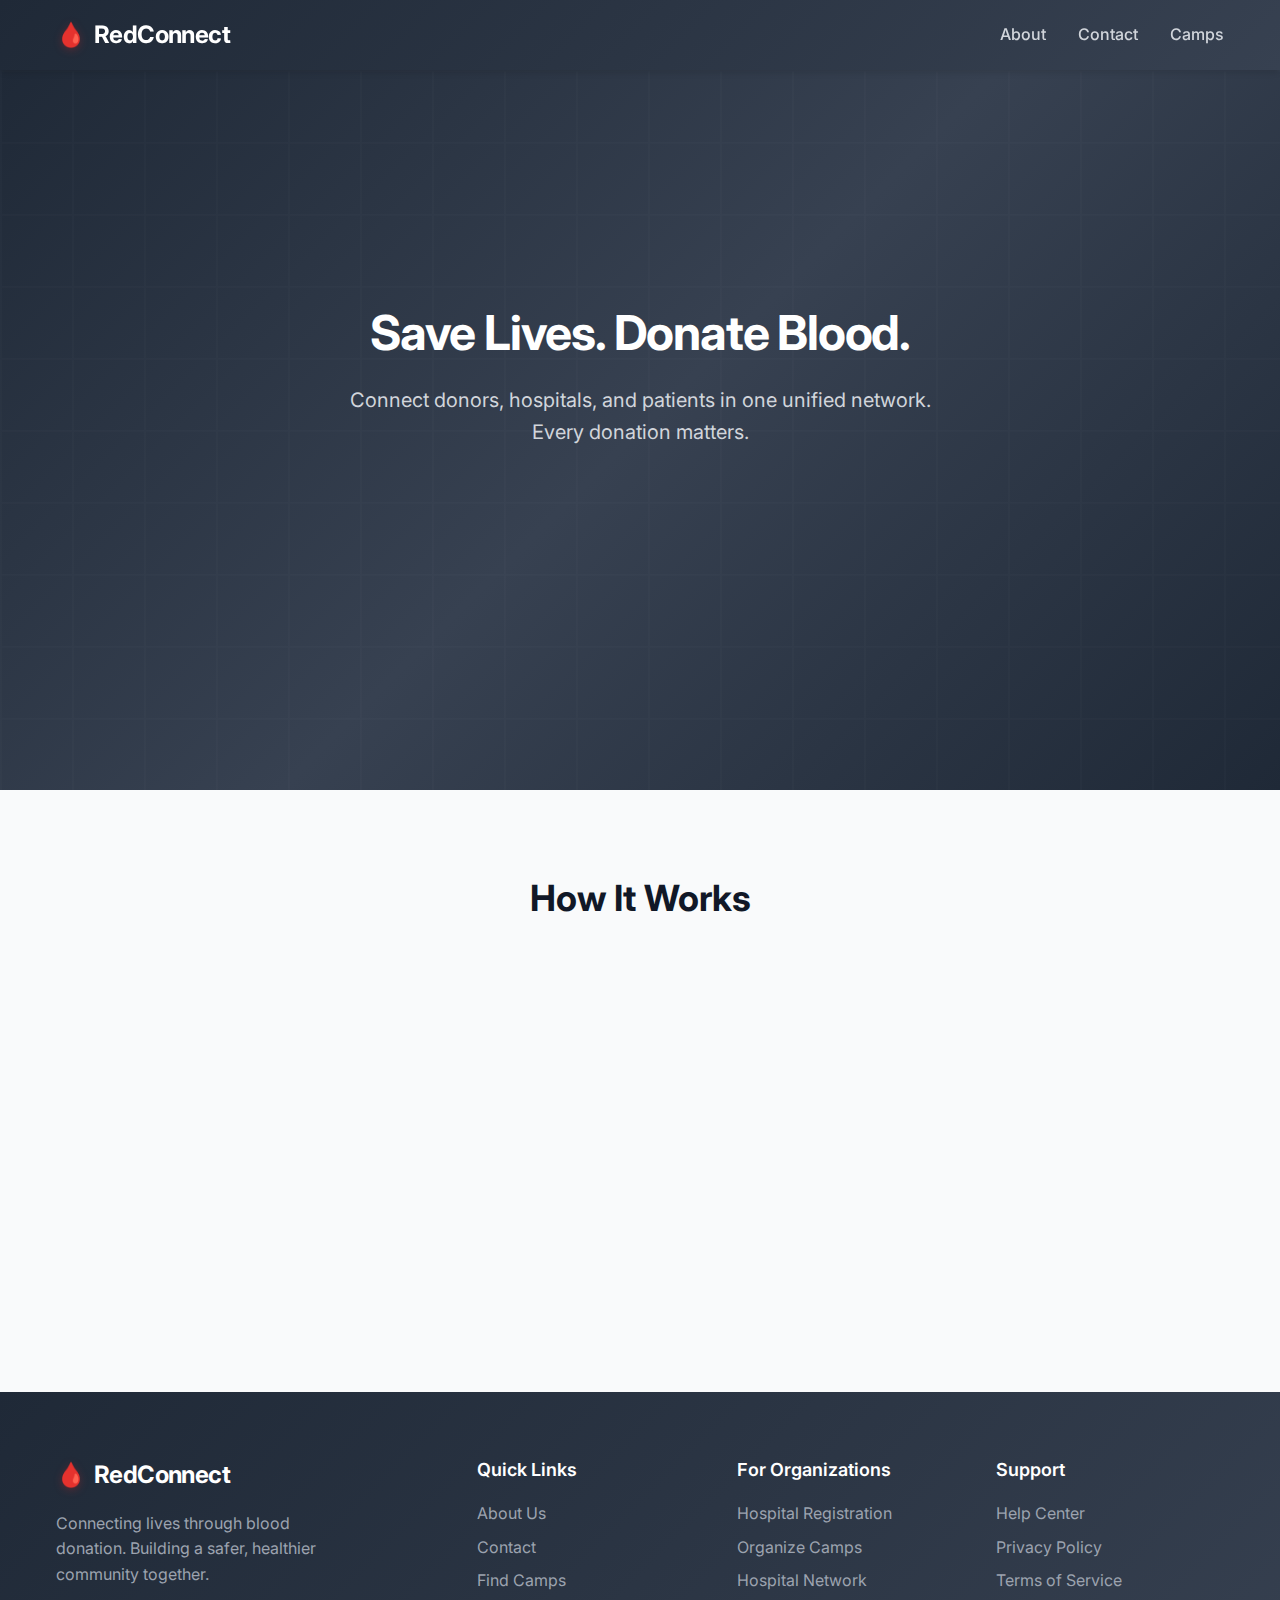
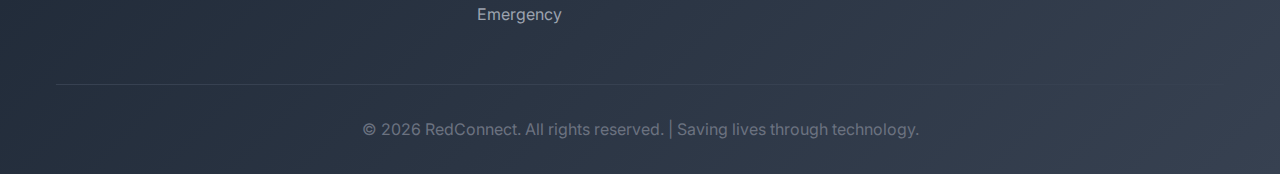
<file: BloodSystem/frontend/html/index.html>
<!DOCTYPE html>
<html lang="en">
<head>
    <meta charset="UTF-8">
    <meta name="viewport" content="width=device-width, initial-scale=1.0">
    <title>RedConnect - Blood Donation & Emergency Management</title>
    <link rel="stylesheet" href="../css/global.css">
    <link rel="stylesheet" href="../css/landing.css">
    <link href="https://fonts.googleapis.com/css2?family=Inter:wght@300;400;500;600;700&display=swap" rel="stylesheet">
</head>
<body>
    <!-- Header -->
    <header class="header">
        <div class="container">
            <div class="nav-brand">
                <div class="logo">
                    <span class="blood-drop">🩸</span>
                    <span class="brand-name">RedConnect</span>
                </div>
            </div>
            <nav class="nav-menu">
                <a href="#about" class="nav-link">About</a>
                <a href="#contact" class="nav-link">Contact</a>
                <a href="#camps" class="nav-link">Camps</a>
            </nav>
        </div>
    </header>

    <!-- Hero Section -->
    <main class="hero-section">
        <div class="container">
            <div class="hero-content">
                <h1 class="hero-title">Save Lives. Donate Blood.</h1>
                <p class="hero-subtitle">
                    Connect donors, hospitals, and patients in one unified network. Every donation matters.
                </p>
                
                <!-- Registration Buttons -->
                <div class="action-buttons">
                    <button class="btn btn-primary" onclick="redirectToRegistration('donor')">
                        Donor Registration
                    </button>
                    <button class="btn btn-outline" onclick="redirectToRegistration('hospital')">
                        Hospital Register
                    </button>
                    <button class="btn btn-outline" onclick="redirectToRegistration('camp')">
                        Camp Registration
                    </button>
                    <button class="btn btn-outline" onclick="redirectToRegistration('patient')">
                        Patient Registration
                    </button>
                </div>
            </div>
        </div>
    </main>

    <!-- How It Works Section -->
    <section class="how-it-works">
        <div class="container">
            <h2 class="section-title">How It Works</h2>
            <div class="steps-grid">
                <div class="step-card">
                    <div class="step-icon">
                        <div class="icon-circle">
                            <span class="blood-drop-icon">🩸</span>
                        </div>
                    </div>
                    <h3 class="step-title">Register as Donor</h3>
                    <p class="step-description">
                        Sign up as a blood donor and join our life-saving community. 
                        Complete your medical profile for safe donations.
                    </p>
                </div>
                
                <div class="step-card">
                    <div class="step-icon">
                        <div class="icon-circle">
                            <span class="hospital-icon">🏥</span>
                        </div>
                    </div>
                    <h3 class="step-title">Find Blood Camps</h3>
                    <p class="step-description">
                        Discover nearby blood donation camps and hospital alerts. 
                        Apply to donate and help save lives in your community.
                    </p>
                </div>
                
                <div class="step-card">
                    <div class="step-icon">
                        <div class="icon-circle">
                            <span class="heart-icon">❤️</span>
                        </div>
                    </div>
                    <h3 class="step-title">Save Lives</h3>
                    <p class="step-description">
                        Your donation directly helps patients in need. 
                        Track your donation history and impact on the community.
                    </p>
                </div>
            </div>
        </div>
    </section>

    <!-- Footer -->
    <footer class="footer">
        <div class="container">
            <div class="footer-content">
                <div class="footer-brand">
                    <div class="logo">
                        <span class="blood-drop">🩸</span>
                        <span class="brand-name">RedConnect</span>
                    </div>
                    <p class="footer-description">
                        Connecting lives through blood donation. Building a safer, healthier community together.
                    </p>
                </div>
                <div class="footer-links">
                    <div class="link-group">
                        <h4>Quick Links</h4>
                        <a href="#about">About Us</a>
                        <a href="#contact">Contact</a>
                        <a href="#camps">Find Camps</a>
                        <a href="#emergency">Emergency</a>
                    </div>
                    <div class="link-group">
                        <h4>For Organizations</h4>
                        <a href="hospital-register.html">Hospital Registration</a>
                        <a href="camp-register.html">Organize Camps</a>
                        <a href="#network">Hospital Network</a>
                    </div>
                    <div class="link-group">
                        <h4>Support</h4>
                        <a href="#help">Help Center</a>
                        <a href="#privacy">Privacy Policy</a>
                        <a href="#terms">Terms of Service</a>
                    </div>
                </div>
            </div>
            <div class="footer-bottom">
                <p>&copy; 2026 RedConnect. All rights reserved. | Saving lives through technology.</p>
            </div>
        </div>
    </footer>

    <script src="../js/landing.js"></script>
</body>
</html>
</file>
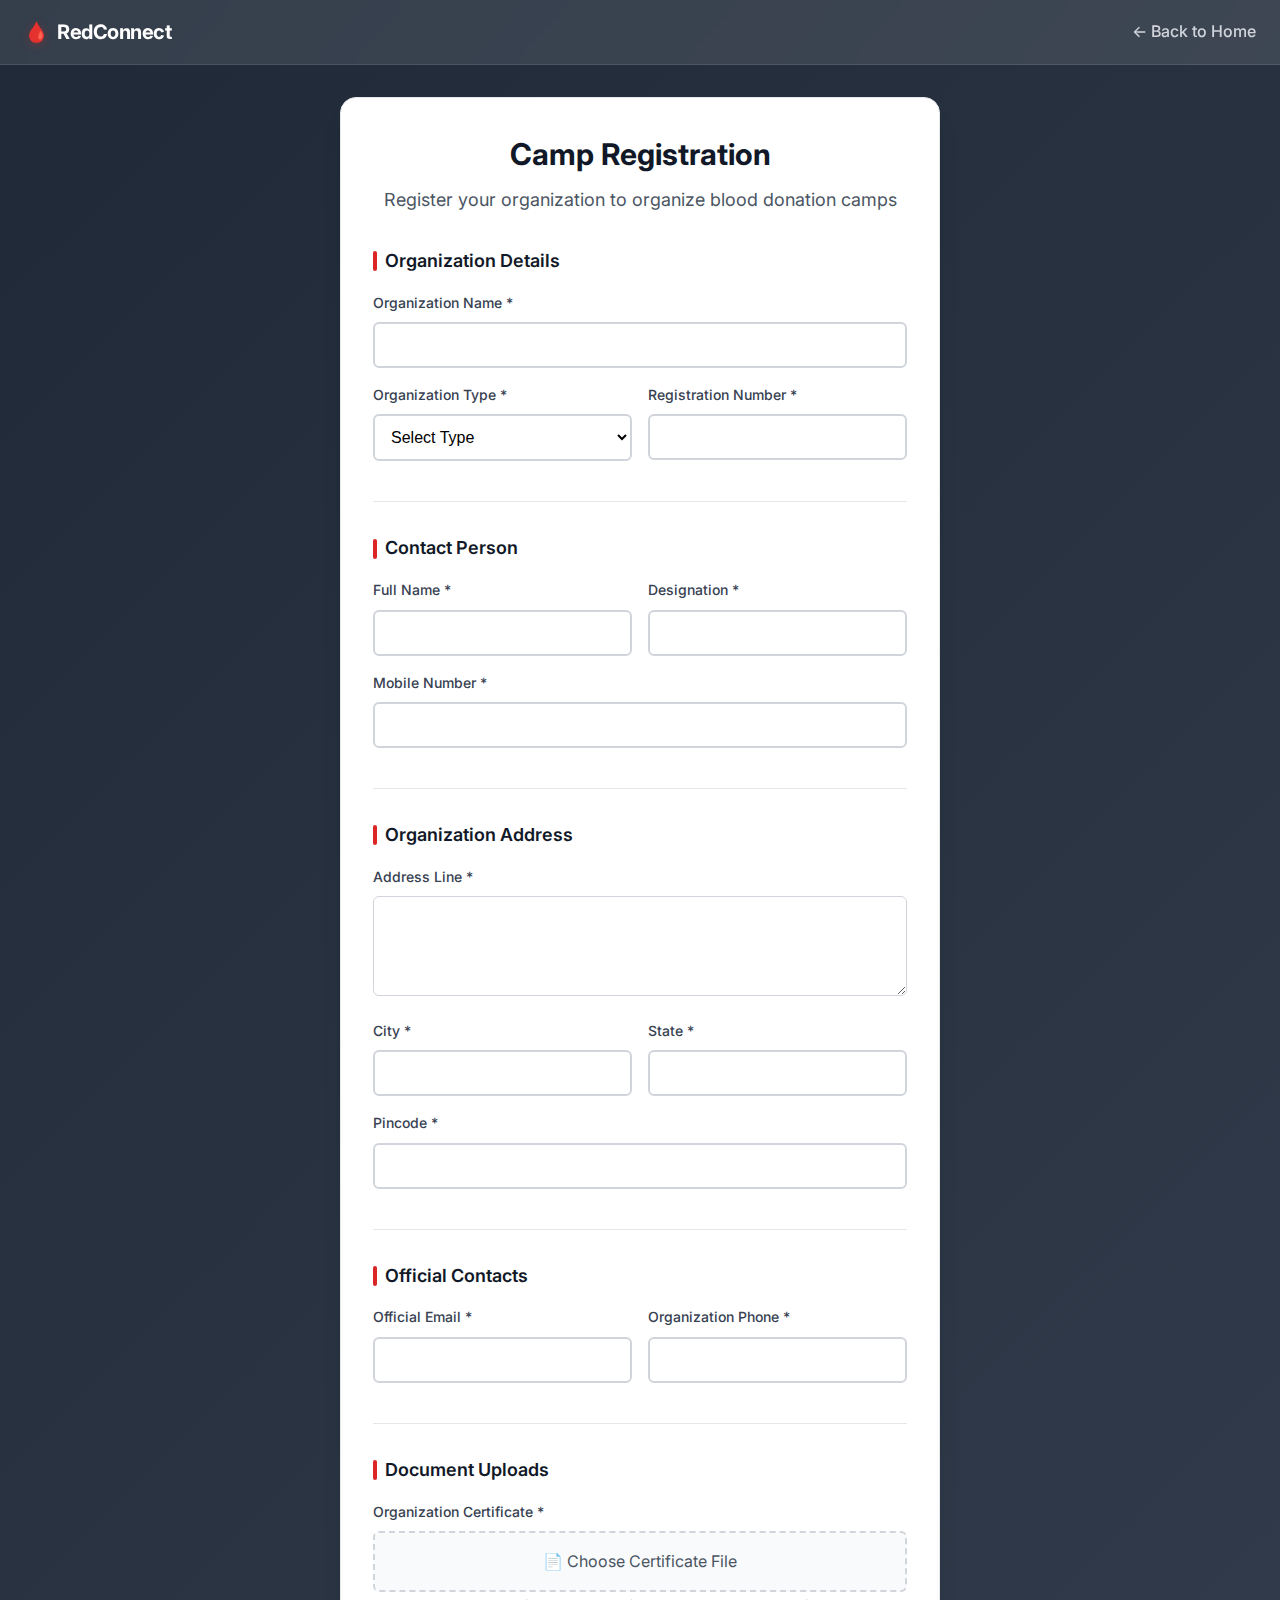
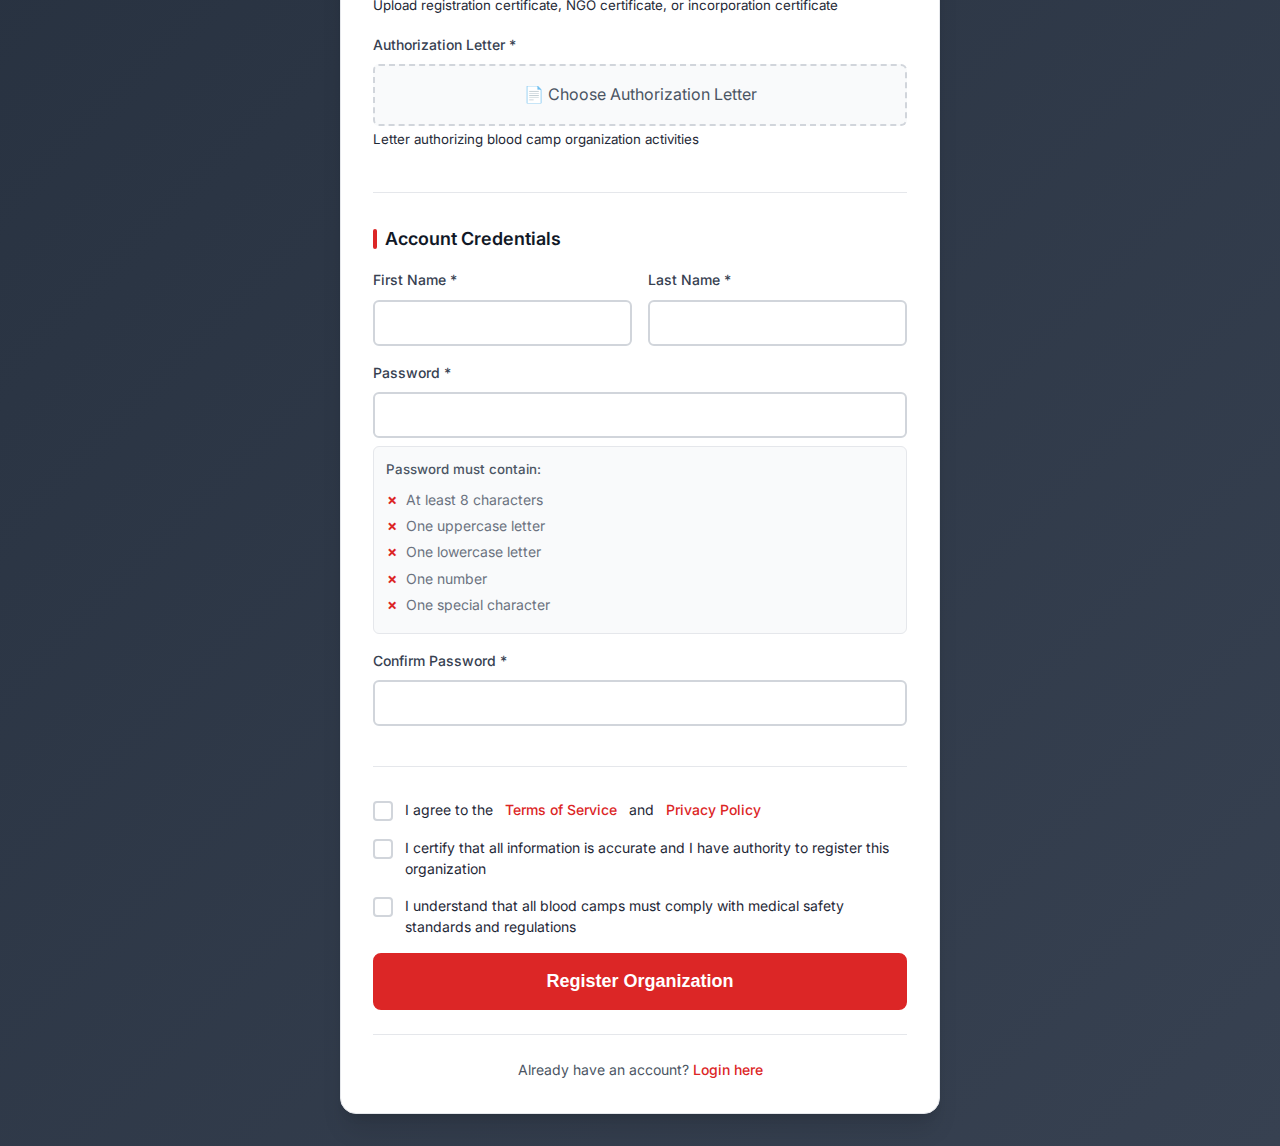
<file: BloodSystem/frontend/html/auth/camp-register.html>
<!DOCTYPE html>
<html lang="en">
<head>
    <meta charset="UTF-8">
    <meta name="viewport" content="width=device-width, initial-scale=1.0">
    <title>Camp Registration - RedConnect</title>
    <link rel="stylesheet" href="../../css/global.css">
    <link rel="stylesheet" href="../../css/auth.css">
    <link href="https://fonts.googleapis.com/css2?family=Inter:wght@300;400;500;600;700&display=swap" rel="stylesheet">
</head>
<body>
    <div class="auth-container">
        <!-- Header -->
        <header class="auth-header">
            <div class="logo">
                <span class="blood-drop">🩸</span>
                <span class="brand-name">RedConnect</span>
            </div>
            <a href="../index.html" class="back-link">← Back to Home</a>
        </header>

        <!-- Registration Form -->
        <main class="auth-main">
            <div class="auth-card">
                <div class="auth-card-header">
                    <h1 class="auth-title">Camp Registration</h1>
                    <p class="auth-subtitle">Register your organization to organize blood donation camps</p>
                </div>

                <form id="campRegistrationForm" class="auth-form">
                    <!-- Organization Details -->
                    <div class="form-section">
                        <h3 class="section-title">Organization Details</h3>
                        
                        <div class="form-group">
                            <label for="organizationName" class="form-label">Organization Name *</label>
                            <input type="text" id="organizationName" name="organizationName" class="form-input" required>
                        </div>

                        <div class="form-row">
                            <div class="form-group">
                                <label for="organizationType" class="form-label">Organization Type *</label>
                                <select id="organizationType" name="organizationType" class="form-select" required>
                                    <option value="">Select Type</option>
                                    <option value="HOSPITAL">Hospital</option>
                                    <option value="NGO">NGO</option>
                                    <option value="GOVERNMENT">Government</option>
                                    <option value="CORPORATE">Corporate</option>
                                </select>
                            </div>
                            <div class="form-group">
                                <label for="registrationNumber" class="form-label">Registration Number *</label>
                                <input type="text" id="registrationNumber" name="registrationNumber" class="form-input" required>
                            </div>
                        </div>
                    </div>

                    <!-- Contact Person -->
                    <div class="form-section">
                        <h3 class="section-title">Contact Person</h3>
                        
                        <div class="form-row">
                            <div class="form-group">
                                <label for="contactPersonName" class="form-label">Full Name *</label>
                                <input type="text" id="contactPersonName" name="contactPersonName" class="form-input" required>
                            </div>
                            <div class="form-group">
                                <label for="contactPersonDesignation" class="form-label">Designation *</label>
                                <input type="text" id="contactPersonDesignation" name="contactPersonDesignation" class="form-input" required>
                            </div>
                        </div>

                        <div class="form-group">
                            <label for="contactPersonMobile" class="form-label">Mobile Number *</label>
                            <input type="tel" id="contactPersonMobile" name="contactPersonMobile" class="form-input" required>
                        </div>
                    </div>

                    <!-- Organization Address -->
                    <div class="form-section">
                        <h3 class="section-title">Organization Address</h3>
                        
                        <div class="form-group">
                            <label for="addressLine" class="form-label">Address Line *</label>
                            <textarea id="addressLine" name="addressLine" class="form-textarea" rows="3" required></textarea>
                        </div>

                        <div class="form-row">
                            <div class="form-group">
                                <label for="city" class="form-label">City *</label>
                                <input type="text" id="city" name="city" class="form-input" required>
                            </div>
                            <div class="form-group">
                                <label for="state" class="form-label">State *</label>
                                <input type="text" id="state" name="state" class="form-input" required>
                            </div>
                        </div>

                        <div class="form-group">
                            <label for="pincode" class="form-label">Pincode *</label>
                            <input type="text" id="pincode" name="pincode" class="form-input" pattern="[0-9]{6}" required>
                        </div>
                    </div>

                    <!-- Official Contacts -->
                    <div class="form-section">
                        <h3 class="section-title">Official Contacts</h3>
                        
                        <div class="form-row">
                            <div class="form-group">
                                <label for="email" class="form-label">Official Email *</label>
                                <input type="email" id="email" name="email" class="form-input" required>
                            </div>
                            <div class="form-group">
                                <label for="phone" class="form-label">Organization Phone *</label>
                                <input type="tel" id="phone" name="phone" class="form-input" required>
                            </div>
                        </div>
                    </div>

                    <!-- Document Uploads -->
                    <div class="form-section">
                        <h3 class="section-title">Document Uploads</h3>
                        
                        <div class="form-group">
                            <label for="organizationCertificate" class="form-label">Organization Certificate *</label>
                            <div class="file-upload">
                                <input type="file" id="organizationCertificate" name="organizationCertificate" accept=".pdf,.jpg,.jpeg,.png" required>
                                <label for="organizationCertificate" class="file-upload-label">
                                    📄 Choose Certificate File
                                </label>
                            </div>
                            <small class="form-help">Upload registration certificate, NGO certificate, or incorporation certificate</small>
                        </div>

                        <div class="form-group">
                            <label for="authorizationLetter" class="form-label">Authorization Letter *</label>
                            <div class="file-upload">
                                <input type="file" id="authorizationLetter" name="authorizationLetter" accept=".pdf,.jpg,.jpeg,.png" required>
                                <label for="authorizationLetter" class="file-upload-label">
                                    📄 Choose Authorization Letter
                                </label>
                            </div>
                            <small class="form-help">Letter authorizing blood camp organization activities</small>
                        </div>
                    </div>

                    <!-- Account Credentials -->
                    <div class="form-section">
                        <h3 class="section-title">Account Credentials</h3>
                        
                        <div class="form-row">
                            <div class="form-group">
                                <label for="firstName" class="form-label">First Name *</label>
                                <input type="text" id="firstName" name="firstName" class="form-input" required>
                            </div>
                            <div class="form-group">
                                <label for="lastName" class="form-label">Last Name *</label>
                                <input type="text" id="lastName" name="lastName" class="form-input" required>
                            </div>
                        </div>

                        <div class="form-group">
                            <label for="password" class="form-label">Password *</label>
                            <input type="password" id="password" name="password" class="form-input" required>
                            <div class="password-requirements">
                                <small>Password must contain:</small>
                                <ul>
                                    <li id="length">At least 8 characters</li>
                                    <li id="uppercase">One uppercase letter</li>
                                    <li id="lowercase">One lowercase letter</li>
                                    <li id="number">One number</li>
                                    <li id="special">One special character</li>
                                </ul>
                            </div>
                        </div>

                        <div class="form-group">
                            <label for="confirmPassword" class="form-label">Confirm Password *</label>
                            <input type="password" id="confirmPassword" name="confirmPassword" class="form-input" required>
                        </div>
                    </div>

                    <!-- Terms and Conditions -->
                    <div class="form-group">
                        <label class="checkbox-label">
                            <input type="checkbox" id="terms" name="terms" required>
                            <span class="checkmark"></span>
                            I agree to the <a href="#" class="link">Terms of Service</a> and <a href="#" class="link">Privacy Policy</a>
                        </label>
                    </div>

                    <div class="form-group">
                        <label class="checkbox-label">
                            <input type="checkbox" id="verification" name="verification" required>
                            <span class="checkmark"></span>
                            I certify that all information is accurate and I have authority to register this organization
                        </label>
                    </div>

                    <div class="form-group">
                        <label class="checkbox-label">
                            <input type="checkbox" id="medicalCompliance" name="medicalCompliance" required>
                            <span class="checkmark"></span>
                            I understand that all blood camps must comply with medical safety standards and regulations
                        </label>
                    </div>

                    <!-- Submit Button -->
                    <button type="submit" class="btn btn-primary btn-full" id="submitBtn">
                        <span class="btn-text">Register Organization</span>
                        <span class="btn-loading hidden">Registering...</span>
                    </button>

                    <!-- Login Link -->
                    <div class="auth-footer">
                        <p>Already have an account? <a href="login.html" class="link">Login here</a></p>
                    </div>
                </form>
            </div>
        </main>
    </div>

    <script src="../../js/auth.js"></script>
    <script src="../../js/camp-register.js"></script>
</body>
</html>
</file>
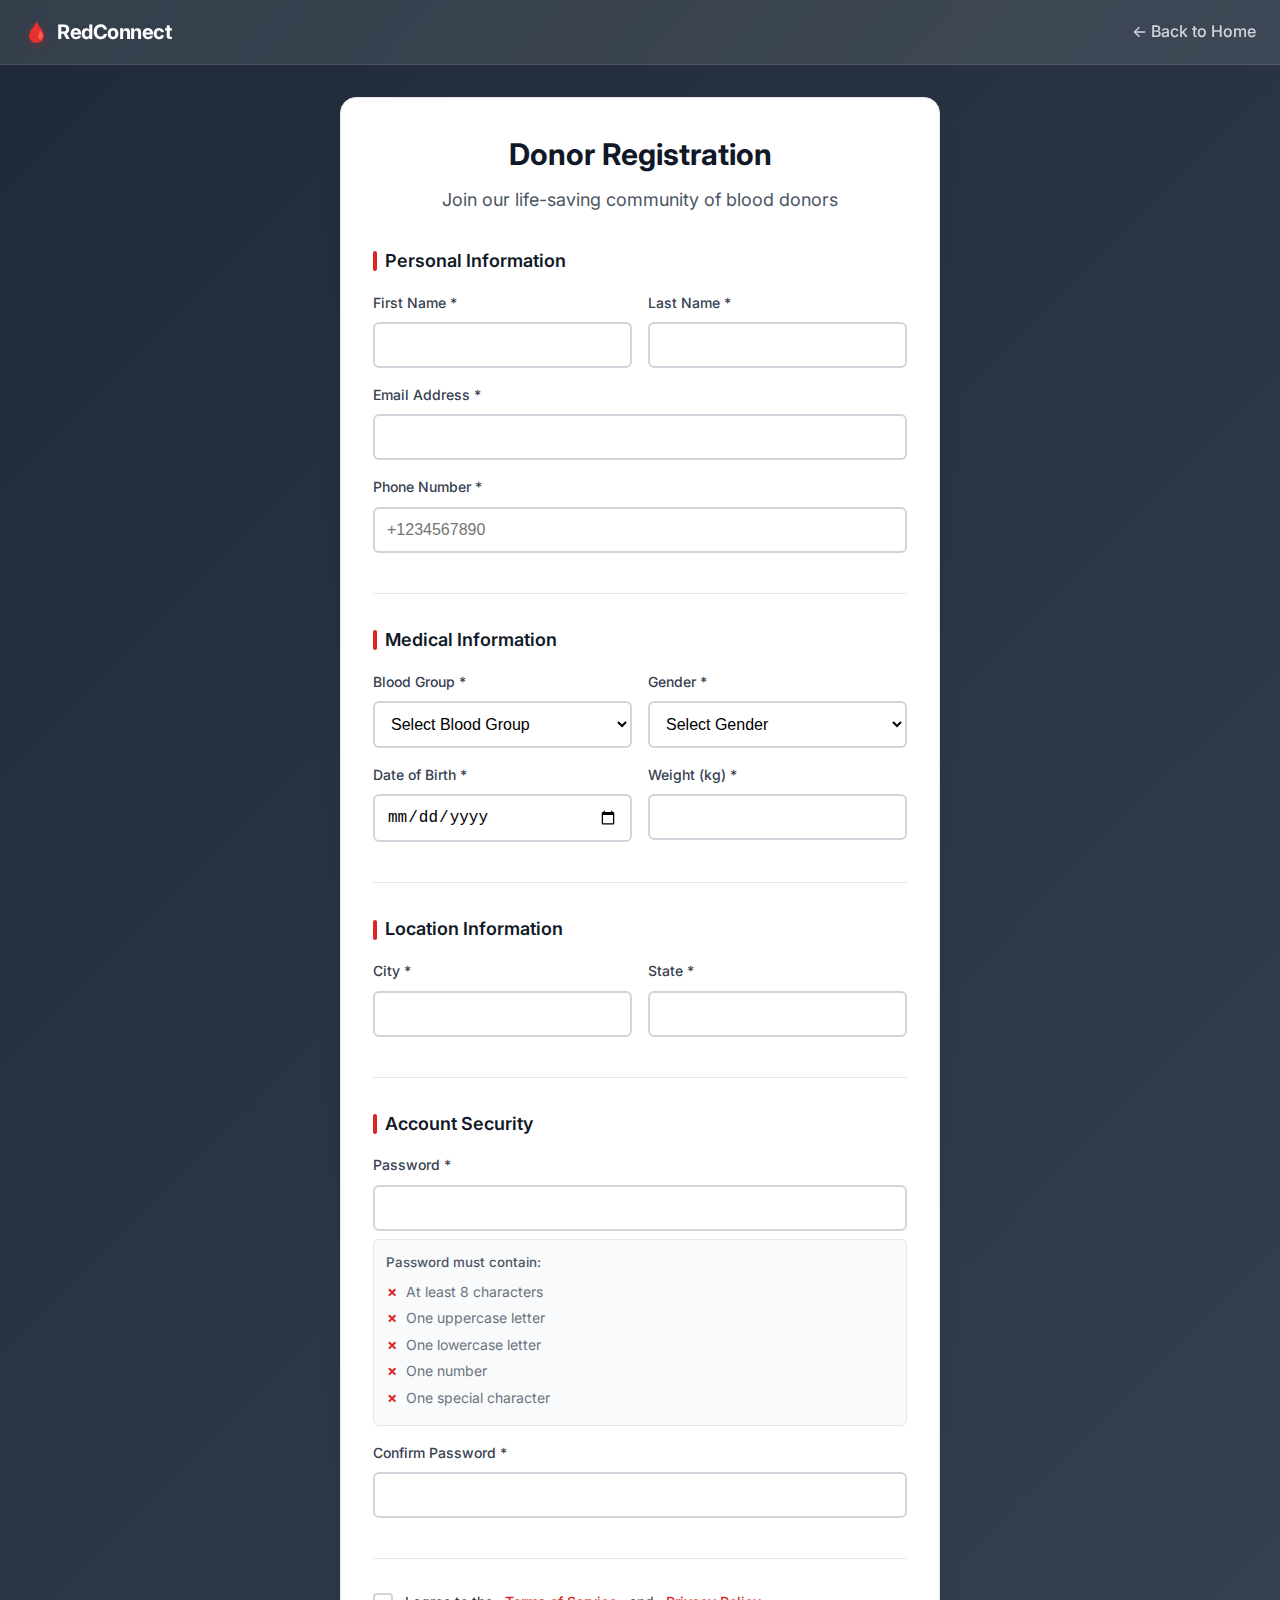
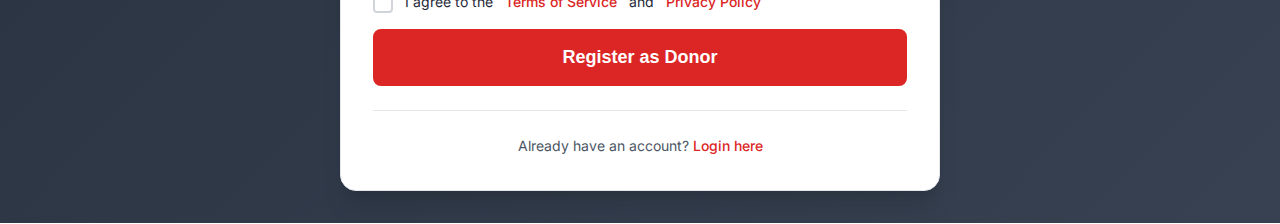
<file: BloodSystem/frontend/html/auth/donor-register.html>
<!DOCTYPE html>
<html lang="en">
<head>
    <meta charset="UTF-8">
    <meta name="viewport" content="width=device-width, initial-scale=1.0">
    <title>Donor Registration - RedConnect</title>
    <link rel="stylesheet" href="../../css/global.css">
    <link rel="stylesheet" href="../../css/auth.css">
    <link href="https://fonts.googleapis.com/css2?family=Inter:wght@300;400;500;600;700&display=swap" rel="stylesheet">
</head>
<body>
    <div class="auth-container">
        <!-- Header -->
        <header class="auth-header">
            <div class="logo">
                <span class="blood-drop">🩸</span>
                <span class="brand-name">RedConnect</span>
            </div>
            <a href="../index.html" class="back-link">← Back to Home</a>
        </header>

        <!-- Registration Form -->
        <main class="auth-main">
            <div class="auth-card">
                <div class="auth-card-header">
                    <h1 class="auth-title">Donor Registration</h1>
                    <p class="auth-subtitle">Join our life-saving community of blood donors</p>
                </div>

                <form id="donorRegistrationForm" class="auth-form">
                    <!-- Personal Information -->
                    <div class="form-section">
                        <h3 class="section-title">Personal Information</h3>
                        
                        <div class="form-row">
                            <div class="form-group">
                                <label for="firstName" class="form-label">First Name *</label>
                                <input type="text" id="firstName" name="firstName" class="form-input" required>
                            </div>
                            <div class="form-group">
                                <label for="lastName" class="form-label">Last Name *</label>
                                <input type="text" id="lastName" name="lastName" class="form-input" required>
                            </div>
                        </div>

                        <div class="form-group">
                            <label for="email" class="form-label">Email Address *</label>
                            <input type="email" id="email" name="email" class="form-input" required>
                        </div>

                        <div class="form-group">
                            <label for="phone" class="form-label">Phone Number *</label>
                            <input type="tel" id="phone" name="phone" class="form-input" placeholder="+1234567890" required>
                        </div>
                    </div>

                    <!-- Medical Information -->
                    <div class="form-section">
                        <h3 class="section-title">Medical Information</h3>
                        
                        <div class="form-row">
                            <div class="form-group">
                                <label for="bloodGroup" class="form-label">Blood Group *</label>
                                <select id="bloodGroup" name="bloodGroup" class="form-select" required>
                                    <option value="">Select Blood Group</option>
                                    <option value="A+">A+</option>
                                    <option value="A-">A-</option>
                                    <option value="B+">B+</option>
                                    <option value="B-">B-</option>
                                    <option value="O+">O+</option>
                                    <option value="O-">O-</option>
                                    <option value="AB+">AB+</option>
                                    <option value="AB-">AB-</option>
                                </select>
                            </div>
                            <div class="form-group">
                                <label for="gender" class="form-label">Gender *</label>
                                <select id="gender" name="gender" class="form-select" required>
                                    <option value="">Select Gender</option>
                                    <option value="M">Male</option>
                                    <option value="F">Female</option>
                                    <option value="O">Other</option>
                                </select>
                            </div>
                        </div>

                        <div class="form-row">
                            <div class="form-group">
                                <label for="dateOfBirth" class="form-label">Date of Birth *</label>
                                <input type="date" id="dateOfBirth" name="dateOfBirth" class="form-input" required>
                            </div>
                            <div class="form-group">
                                <label for="weight" class="form-label">Weight (kg) *</label>
                                <input type="number" id="weight" name="weight" class="form-input" min="40" max="200" required>
                            </div>
                        </div>
                    </div>

                    <!-- Location Information -->
                    <div class="form-section">
                        <h3 class="section-title">Location Information</h3>
                        
                        <div class="form-row">
                            <div class="form-group">
                                <label for="city" class="form-label">City *</label>
                                <input type="text" id="city" name="city" class="form-input" required>
                            </div>
                            <div class="form-group">
                                <label for="state" class="form-label">State *</label>
                                <input type="text" id="state" name="state" class="form-input" required>
                            </div>
                        </div>
                    </div>

                    <!-- Password Section -->
                    <div class="form-section">
                        <h3 class="section-title">Account Security</h3>
                        
                        <div class="form-group">
                            <label for="password" class="form-label">Password *</label>
                            <input type="password" id="password" name="password" class="form-input" required>
                            <div class="password-requirements">
                                <small>Password must contain:</small>
                                <ul>
                                    <li id="length">At least 8 characters</li>
                                    <li id="uppercase">One uppercase letter</li>
                                    <li id="lowercase">One lowercase letter</li>
                                    <li id="number">One number</li>
                                    <li id="special">One special character</li>
                                </ul>
                            </div>
                        </div>

                        <div class="form-group">
                            <label for="confirmPassword" class="form-label">Confirm Password *</label>
                            <input type="password" id="confirmPassword" name="confirmPassword" class="form-input" required>
                        </div>
                    </div>

                    <!-- Terms and Conditions -->
                    <div class="form-group">
                        <label class="checkbox-label">
                            <input type="checkbox" id="terms" name="terms" required>
                            <span class="checkmark"></span>
                            I agree to the <a href="#" class="link">Terms of Service</a> and <a href="#" class="link">Privacy Policy</a>
                        </label>
                    </div>

                    <!-- Submit Button -->
                    <button type="submit" class="btn btn-primary btn-full" id="submitBtn">
                        <span class="btn-text">Register as Donor</span>
                        <span class="btn-loading hidden">Registering...</span>
                    </button>

                    <!-- Login Link -->
                    <div class="auth-footer">
                        <p>Already have an account? <a href="login.html" class="link">Login here</a></p>
                    </div>
                </form>
            </div>
        </main>
    </div>

    <script src="../../js/auth.js"></script>
    <script src="../../js/donor-register.js"></script>
</body>
</html>
</file>
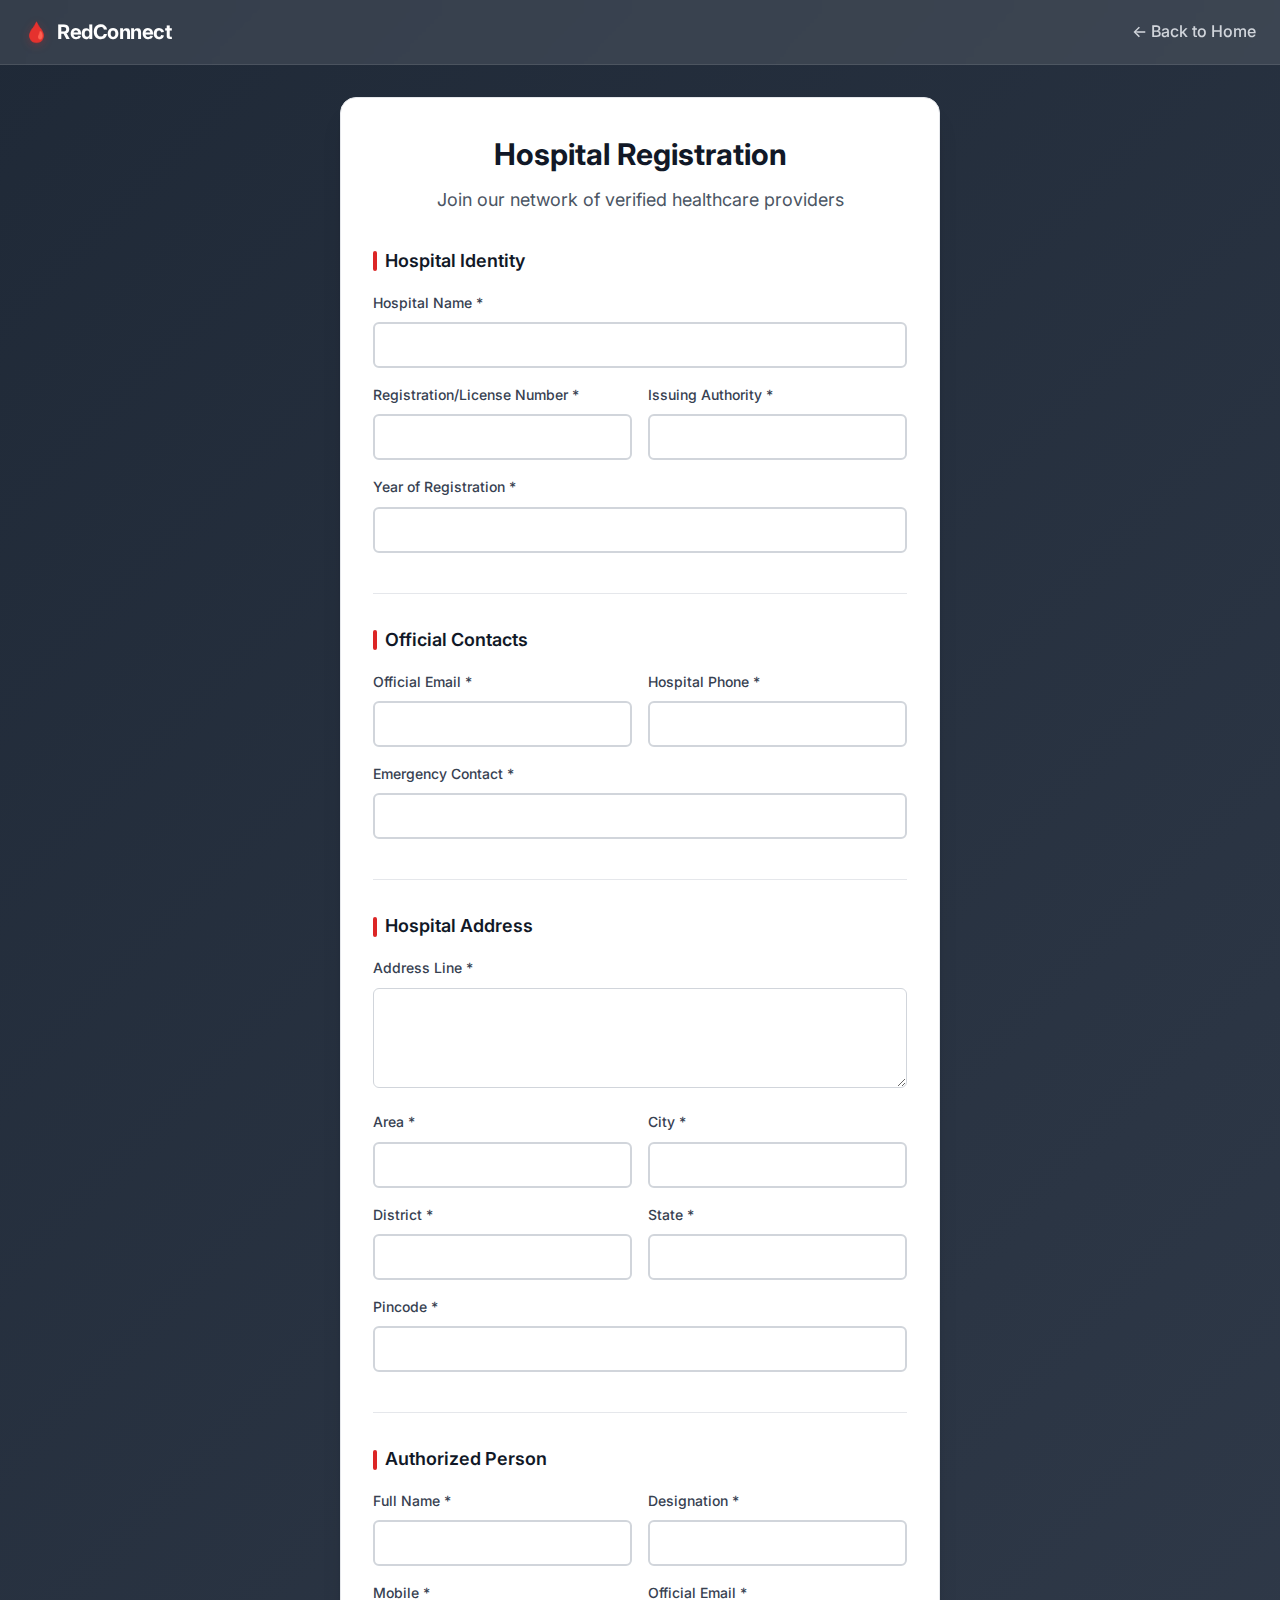
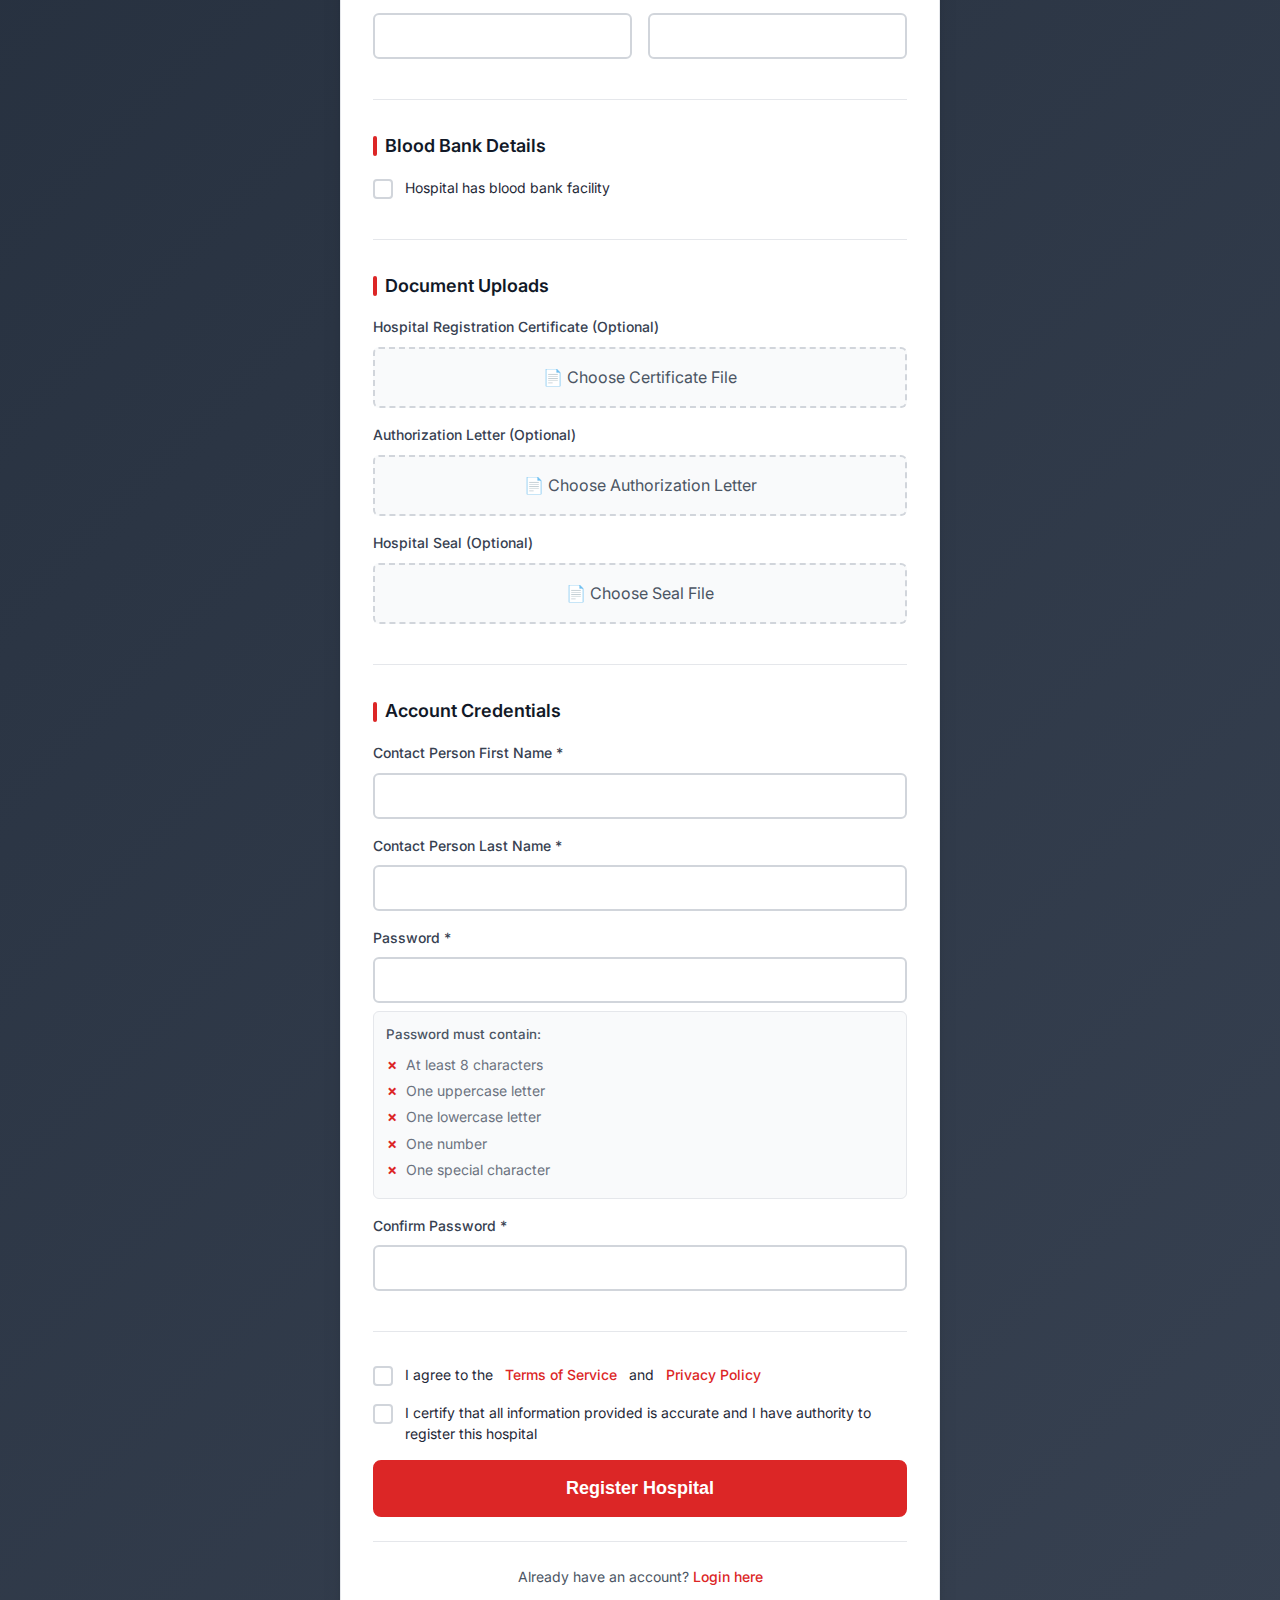
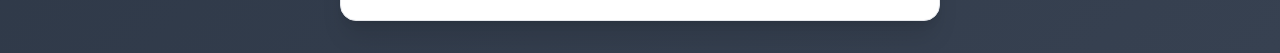
<file: BloodSystem/frontend/html/auth/hospital-register.html>
<!DOCTYPE html>
<html lang="en">
<head>
    <meta charset="UTF-8">
    <meta name="viewport" content="width=device-width, initial-scale=1.0">
    <title>Hospital Registration - RedConnect</title>
    <link rel="stylesheet" href="../../css/global.css">
    <link rel="stylesheet" href="../../css/auth.css">
    <link href="https://fonts.googleapis.com/css2?family=Inter:wght@300;400;500;600;700&display=swap" rel="stylesheet">
</head>
<body>
    <div class="auth-container">
        <!-- Header -->
        <header class="auth-header">
            <div class="logo">
                <span class="blood-drop">🩸</span>
                <span class="brand-name">RedConnect</span>
            </div>
            <a href="../index.html" class="back-link">← Back to Home</a>
        </header>

        <!-- Registration Form -->
        <main class="auth-main">
            <div class="auth-card">
                <div class="auth-card-header">
                    <h1 class="auth-title">Hospital Registration</h1>
                    <p class="auth-subtitle">Join our network of verified healthcare providers</p>
                </div>

                <form id="hospitalRegistrationForm" class="auth-form">
                    <!-- Hospital Identity -->
                    <div class="form-section">
                        <h3 class="section-title">Hospital Identity</h3>
                        
                        <div class="form-group">
                            <label for="hospitalName" class="form-label">Hospital Name *</label>
                            <input type="text" id="hospitalName" name="hospitalName" class="form-input" required>
                        </div>

                        <div class="form-row">
                            <div class="form-group">
                                <label for="registrationNumber" class="form-label">Registration/License Number *</label>
                                <input type="text" id="registrationNumber" name="registrationNumber" class="form-input" required>
                            </div>
                            <div class="form-group">
                                <label for="issuingAuthority" class="form-label">Issuing Authority *</label>
                                <input type="text" id="issuingAuthority" name="issuingAuthority" class="form-input" required>
                            </div>
                        </div>

                        <div class="form-group">
                            <label for="yearOfRegistration" class="form-label">Year of Registration *</label>
                            <input type="number" id="yearOfRegistration" name="yearOfRegistration" class="form-input" min="1900" max="2024" required>
                        </div>
                    </div>

                    <!-- Official Contacts -->
                    <div class="form-section">
                        <h3 class="section-title">Official Contacts</h3>
                        
                        <div class="form-row">
                            <div class="form-group">
                                <label for="email" class="form-label">Official Email *</label>
                                <input type="email" id="email" name="email" class="form-input" required>
                            </div>
                            <div class="form-group">
                                <label for="phone" class="form-label">Hospital Phone *</label>
                                <input type="tel" id="phone" name="phone" class="form-input" required>
                            </div>
                        </div>

                        <div class="form-group">
                            <label for="emergencyContact" class="form-label">Emergency Contact *</label>
                            <input type="tel" id="emergencyContact" name="emergencyContact" class="form-input" required>
                        </div>
                    </div>

                    <!-- Address -->
                    <div class="form-section">
                        <h3 class="section-title">Hospital Address</h3>
                        
                        <div class="form-group">
                            <label for="addressLine" class="form-label">Address Line *</label>
                            <textarea id="addressLine" name="addressLine" class="form-textarea" rows="3" required></textarea>
                        </div>

                        <div class="form-row">
                            <div class="form-group">
                                <label for="area" class="form-label">Area *</label>
                                <input type="text" id="area" name="area" class="form-input" required>
                            </div>
                            <div class="form-group">
                                <label for="city" class="form-label">City *</label>
                                <input type="text" id="city" name="city" class="form-input" required>
                            </div>
                        </div>

                        <div class="form-row">
                            <div class="form-group">
                                <label for="district" class="form-label">District *</label>
                                <input type="text" id="district" name="district" class="form-input" required>
                            </div>
                            <div class="form-group">
                                <label for="state" class="form-label">State *</label>
                                <input type="text" id="state" name="state" class="form-input" required>
                            </div>
                        </div>

                        <div class="form-group">
                            <label for="pincode" class="form-label">Pincode *</label>
                            <input type="text" id="pincode" name="pincode" class="form-input" pattern="[0-9]{6}" required>
                        </div>
                    </div>

                    <!-- Authorized Person -->
                    <div class="form-section">
                        <h3 class="section-title">Authorized Person</h3>
                        
                        <div class="form-row">
                            <div class="form-group">
                                <label for="authorizedPersonName" class="form-label">Full Name *</label>
                                <input type="text" id="authorizedPersonName" name="authorizedPersonName" class="form-input" required>
                            </div>
                            <div class="form-group">
                                <label for="authorizedPersonDesignation" class="form-label">Designation *</label>
                                <input type="text" id="authorizedPersonDesignation" name="authorizedPersonDesignation" class="form-input" required>
                            </div>
                        </div>

                        <div class="form-row">
                            <div class="form-group">
                                <label for="authorizedPersonMobile" class="form-label">Mobile *</label>
                                <input type="tel" id="authorizedPersonMobile" name="authorizedPersonMobile" class="form-input" required>
                            </div>
                            <div class="form-group">
                                <label for="authorizedPersonEmail" class="form-label">Official Email *</label>
                                <input type="email" id="authorizedPersonEmail" name="authorizedPersonEmail" class="form-input" required>
                            </div>
                        </div>
                    </div>

                    <!-- Blood Bank Details -->
                    <div class="form-section">
                        <h3 class="section-title">Blood Bank Details</h3>
                        
                        <div class="form-group">
                            <label class="checkbox-label">
                                <input type="checkbox" id="hasBloodBank" name="hasBloodBank">
                                <span class="checkmark"></span>
                                Hospital has blood bank facility
                            </label>
                        </div>

                        <div id="bloodBankDetails" class="hidden">
                            <div class="form-group">
                                <label for="bloodBankLicense" class="form-label">Blood Bank License Number *</label>
                                <input type="text" id="bloodBankLicense" name="bloodBankLicense" class="form-input">
                            </div>

                            <div class="form-group">
                                <label for="storageCapacity" class="form-label">Storage Capacity (units) *</label>
                                <input type="number" id="storageCapacity" name="storageCapacity" class="form-input" min="1">
                            </div>
                        </div>
                    </div>

                    <!-- Document Uploads -->
                    <div class="form-section">
                        <h3 class="section-title">Document Uploads</h3>
                        
                        <div class="form-group">
                            <label for="registrationCertificate" class="form-label">Hospital Registration Certificate (Optional)</label>
                            <div class="file-upload">
                                <input type="file" id="registrationCertificate" name="registrationCertificate" accept=".pdf,.jpg,.jpeg,.png">
                                <label for="registrationCertificate" class="file-upload-label">
                                    📄 Choose Certificate File
                                </label>
                            </div>
                        </div>

                        <div class="form-group" id="bloodBankLicenseDoc" style="display: none;">
                            <label for="bloodBankLicenseDocument" class="form-label">Blood Bank License Document (Optional)</label>
                            <div class="file-upload">
                                <input type="file" id="bloodBankLicenseDocument" name="bloodBankLicenseDocument" accept=".pdf,.jpg,.jpeg,.png">
                                <label for="bloodBankLicenseDocument" class="file-upload-label">
                                    📄 Choose License File
                                </label>
                            </div>
                        </div>

                        <div class="form-group">
                            <label for="authorizationLetter" class="form-label">Authorization Letter (Optional)</label>
                            <div class="file-upload">
                                <input type="file" id="authorizationLetter" name="authorizationLetter" accept=".pdf,.jpg,.jpeg,.png">
                                <label for="authorizationLetter" class="file-upload-label">
                                    📄 Choose Authorization Letter
                                </label>
                            </div>
                        </div>

                        <div class="form-group">
                            <label for="hospitalSeal" class="form-label">Hospital Seal (Optional)</label>
                            <div class="file-upload">
                                <input type="file" id="hospitalSeal" name="hospitalSeal" accept=".pdf,.jpg,.jpeg,.png">
                                <label for="hospitalSeal" class="file-upload-label">
                                    📄 Choose Seal File
                                </label>
                            </div>
                        </div>
                    </div>

                    <!-- Account Credentials -->
                    <div class="form-section">
                        <h3 class="section-title">Account Credentials</h3>
                        
                        <div class="form-group">
                            <label for="firstName" class="form-label">Contact Person First Name *</label>
                            <input type="text" id="firstName" name="firstName" class="form-input" required>
                        </div>

                        <div class="form-group">
                            <label for="lastName" class="form-label">Contact Person Last Name *</label>
                            <input type="text" id="lastName" name="lastName" class="form-input" required>
                        </div>

                        <div class="form-group">
                            <label for="password" class="form-label">Password *</label>
                            <input type="password" id="password" name="password" class="form-input" required>
                            <div class="password-requirements">
                                <small>Password must contain:</small>
                                <ul>
                                    <li id="length">At least 8 characters</li>
                                    <li id="uppercase">One uppercase letter</li>
                                    <li id="lowercase">One lowercase letter</li>
                                    <li id="number">One number</li>
                                    <li id="special">One special character</li>
                                </ul>
                            </div>
                        </div>

                        <div class="form-group">
                            <label for="confirmPassword" class="form-label">Confirm Password *</label>
                            <input type="password" id="confirmPassword" name="confirmPassword" class="form-input" required>
                        </div>
                    </div>

                    <!-- Terms and Conditions -->
                    <div class="form-group">
                        <label class="checkbox-label">
                            <input type="checkbox" id="terms" name="terms" required>
                            <span class="checkmark"></span>
                            I agree to the <a href="#" class="link">Terms of Service</a> and <a href="#" class="link">Privacy Policy</a>
                        </label>
                    </div>

                    <div class="form-group">
                        <label class="checkbox-label">
                            <input type="checkbox" id="verification" name="verification" required>
                            <span class="checkmark"></span>
                            I certify that all information provided is accurate and I have authority to register this hospital
                        </label>
                    </div>

                    <!-- Submit Button -->
                    <button type="submit" class="btn btn-primary btn-full" id="submitBtn">
                        <span class="btn-text">Register Hospital</span>
                        <span class="btn-loading hidden">Registering...</span>
                    </button>

                    <!-- Login Link -->
                    <div class="auth-footer">
                        <p>Already have an account? <a href="login.html" class="link">Login here</a></p>
                    </div>
                </form>
            </div>
        </main>
    </div>

    <script src="../../js/auth.js"></script>
    <script src="../../js/hospital-register.js"></script>
</body>
</html>
</file>
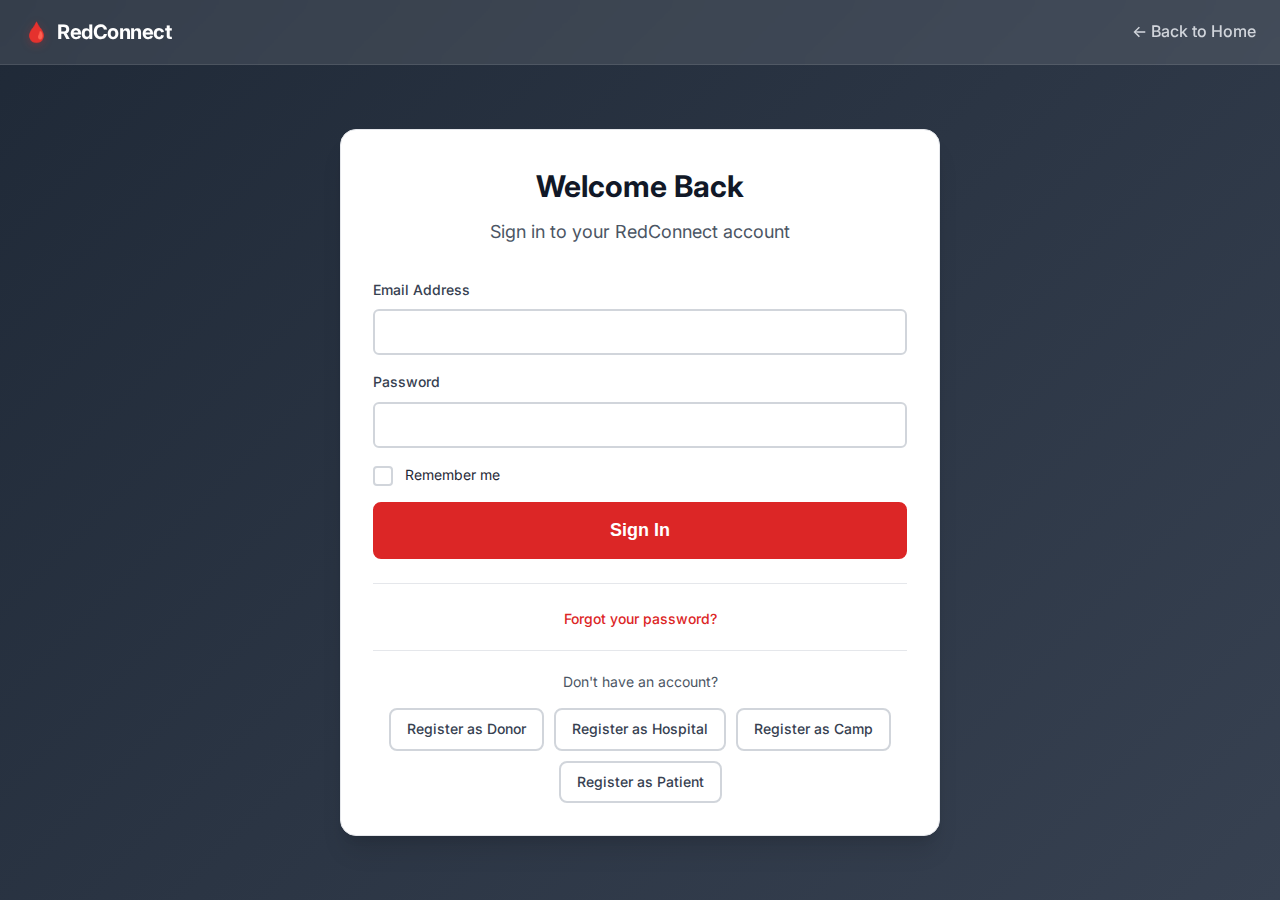
<file: BloodSystem/frontend/html/auth/login.html>
<!DOCTYPE html>
<html lang="en">
<head>
    <meta charset="UTF-8">
    <meta name="viewport" content="width=device-width, initial-scale=1.0">
    <title>Login - RedConnect</title>
    <link rel="stylesheet" href="../../css/global.css">
    <link rel="stylesheet" href="../../css/auth.css">
    <link href="https://fonts.googleapis.com/css2?family=Inter:wght@300;400;500;600;700&display=swap" rel="stylesheet">
</head>
<body>
    <div class="auth-container">
        <!-- Header -->
        <header class="auth-header">
            <div class="logo">
                <span class="blood-drop">🩸</span>
                <span class="brand-name">RedConnect</span>
            </div>
            <a href="../index.html" class="back-link">← Back to Home</a>
        </header>

        <!-- Login Form -->
        <main class="auth-main">
            <div class="auth-card">
                <div class="auth-card-header">
                    <h1 class="auth-title">Welcome Back</h1>
                    <p class="auth-subtitle">Sign in to your RedConnect account</p>
                </div>

                <form id="loginForm" class="auth-form">
                    <div class="form-group">
                        <label for="email" class="form-label">Email Address</label>
                        <input type="email" id="email" name="email" class="form-input" required>
                    </div>

                    <div class="form-group">
                        <label for="password" class="form-label">Password</label>
                        <input type="password" id="password" name="password" class="form-input" required>
                    </div>

                    <div class="form-group">
                        <label class="checkbox-label">
                            <input type="checkbox" id="rememberMe" name="rememberMe">
                            <span class="checkmark"></span>
                            Remember me
                        </label>
                    </div>

                    <button type="submit" class="btn btn-primary btn-full" id="submitBtn">
                        <span class="btn-text">Sign In</span>
                        <span class="btn-loading hidden">Signing in...</span>
                    </button>

                    <div class="auth-footer">
                        <p><a href="#" class="link">Forgot your password?</a></p>
                        <hr style="margin: 20px 0; border: none; border-top: 1px solid var(--gray-200);">
                        <p>Don't have an account?</p>
                        <div style="margin-top: 15px; display: flex; flex-wrap: wrap; gap: 10px; justify-content: center;">
                            <a href="donor-register.html" class="btn btn-outline" style="min-width: auto; padding: 8px 16px; font-size: 14px;">Register as Donor</a>
                            <a href="hospital-register.html" class="btn btn-outline" style="min-width: auto; padding: 8px 16px; font-size: 14px;">Register as Hospital</a>
                            <a href="camp-register.html" class="btn btn-outline" style="min-width: auto; padding: 8px 16px; font-size: 14px;">Register as Camp</a>
                            <a href="patient-register.html" class="btn btn-outline" style="min-width: auto; padding: 8px 16px; font-size: 14px;">Register as Patient</a>
                        </div>
                    </div>
                </form>
            </div>
        </main>
    </div>

    <script src="../../js/auth.js"></script>
    <script src="../../js/login.js"></script>
</body>
</html>
</file>
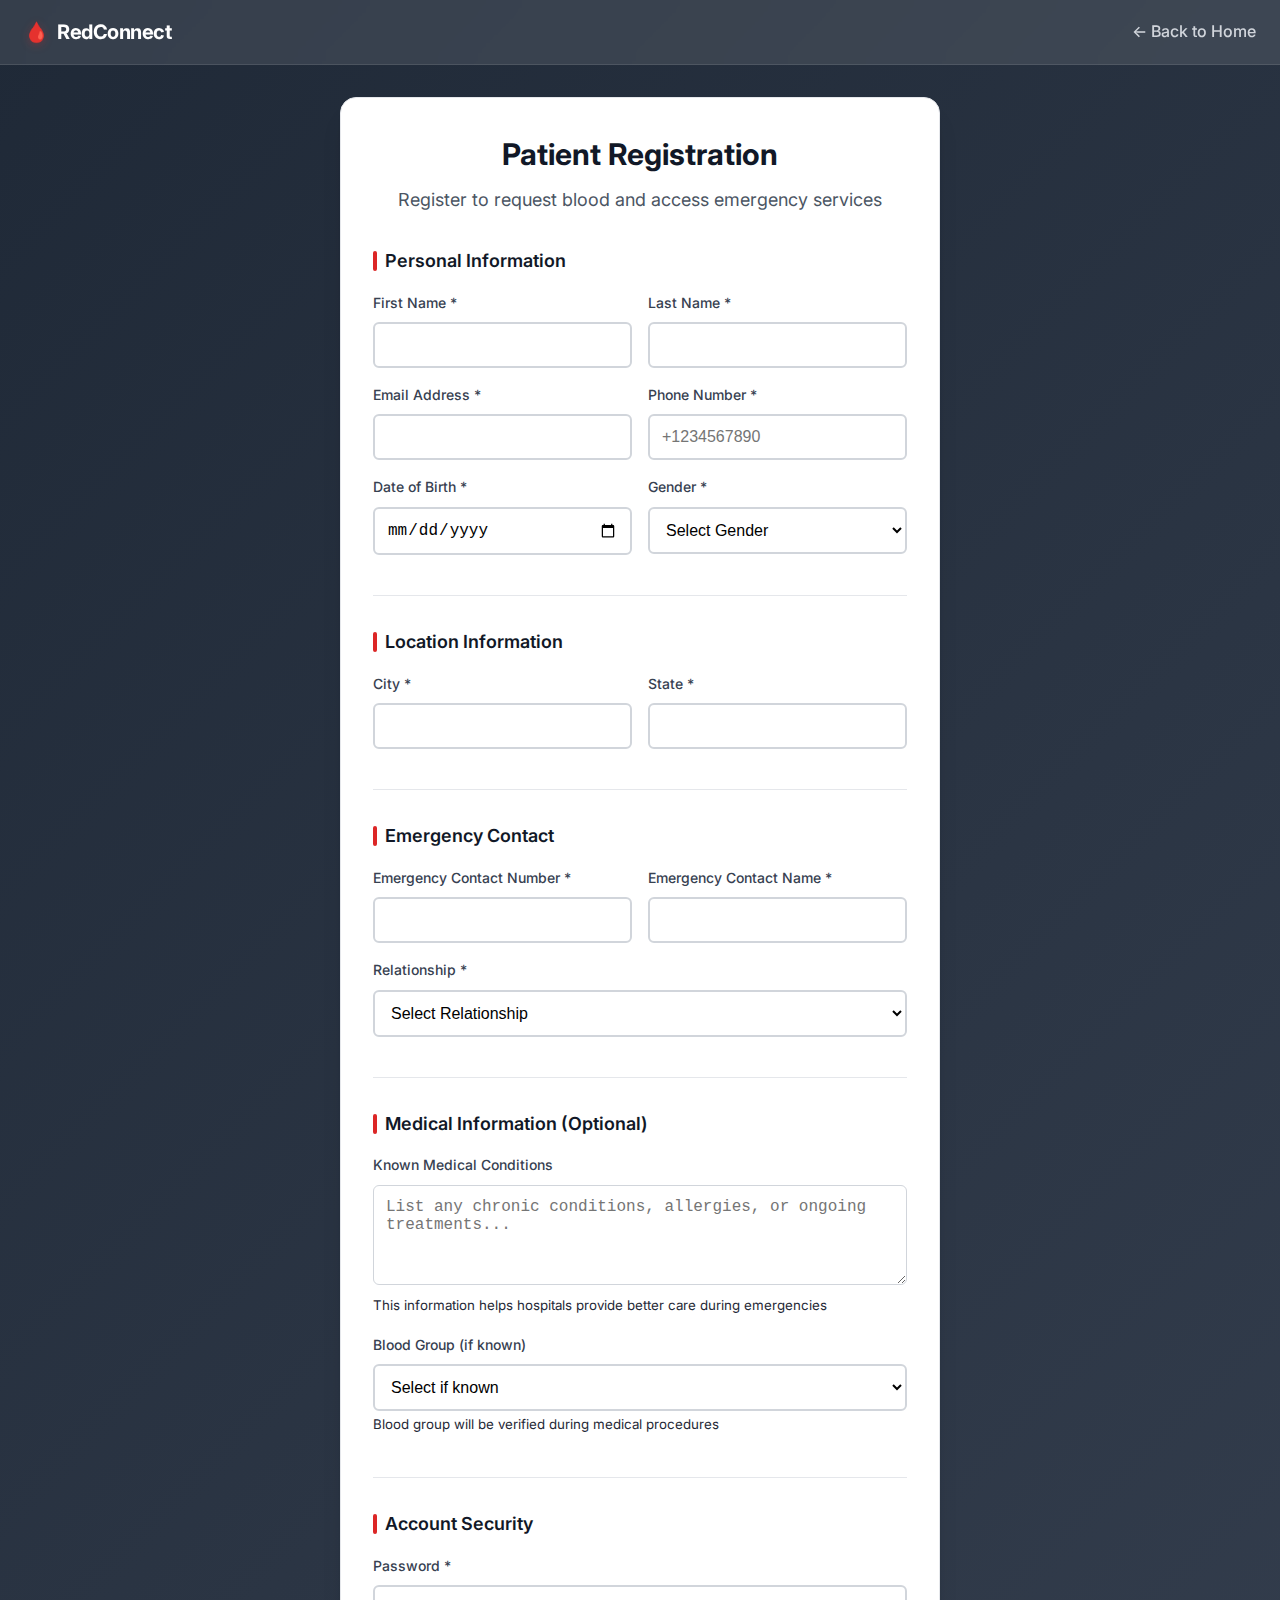
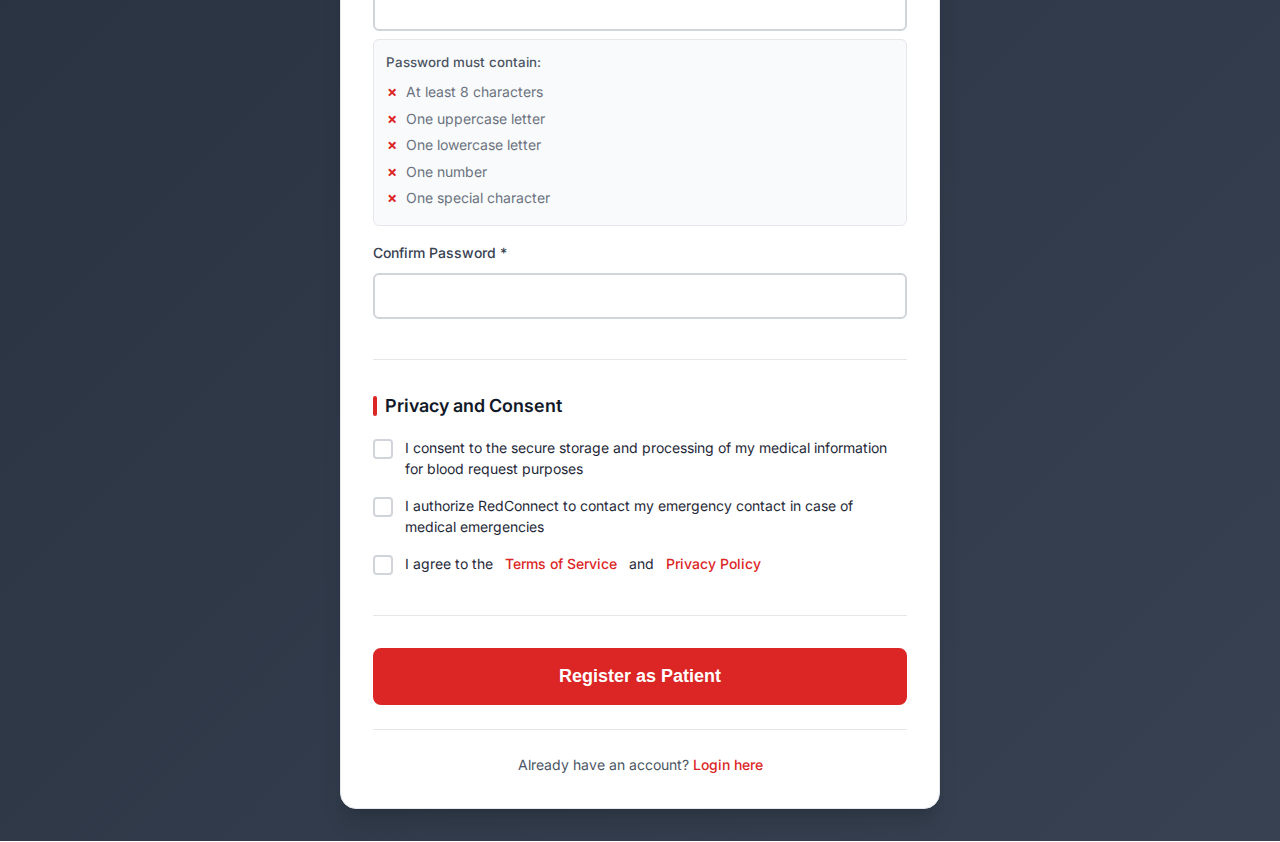
<file: BloodSystem/frontend/html/auth/patient-register.html>
<!DOCTYPE html>
<html lang="en">
<head>
    <meta charset="UTF-8">
    <meta name="viewport" content="width=device-width, initial-scale=1.0">
    <title>Patient Registration - RedConnect</title>
    <link rel="stylesheet" href="../../css/global.css">
    <link rel="stylesheet" href="../../css/auth.css">
    <link href="https://fonts.googleapis.com/css2?family=Inter:wght@300;400;500;600;700&display=swap" rel="stylesheet">
</head>
<body>
    <div class="auth-container">
        <!-- Header -->
        <header class="auth-header">
            <div class="logo">
                <span class="blood-drop">🩸</span>
                <span class="brand-name">RedConnect</span>
            </div>
            <a href="../index.html" class="back-link">← Back to Home</a>
        </header>

        <!-- Registration Form -->
        <main class="auth-main">
            <div class="auth-card">
                <div class="auth-card-header">
                    <h1 class="auth-title">Patient Registration</h1>
                    <p class="auth-subtitle">Register to request blood and access emergency services</p>
                </div>

                <form id="patientRegistrationForm" class="auth-form">
                    <!-- Personal Information -->
                    <div class="form-section">
                        <h3 class="section-title">Personal Information</h3>
                        
                        <div class="form-row">
                            <div class="form-group">
                                <label for="firstName" class="form-label">First Name *</label>
                                <input type="text" id="firstName" name="firstName" class="form-input" required>
                            </div>
                            <div class="form-group">
                                <label for="lastName" class="form-label">Last Name *</label>
                                <input type="text" id="lastName" name="lastName" class="form-input" required>
                            </div>
                        </div>

                        <div class="form-row">
                            <div class="form-group">
                                <label for="email" class="form-label">Email Address *</label>
                                <input type="email" id="email" name="email" class="form-input" required>
                            </div>
                            <div class="form-group">
                                <label for="phone" class="form-label">Phone Number *</label>
                                <input type="tel" id="phone" name="phone" class="form-input" placeholder="+1234567890" required>
                            </div>
                        </div>

                        <div class="form-row">
                            <div class="form-group">
                                <label for="dateOfBirth" class="form-label">Date of Birth *</label>
                                <input type="date" id="dateOfBirth" name="dateOfBirth" class="form-input" required>
                            </div>
                            <div class="form-group">
                                <label for="gender" class="form-label">Gender *</label>
                                <select id="gender" name="gender" class="form-select" required>
                                    <option value="">Select Gender</option>
                                    <option value="M">Male</option>
                                    <option value="F">Female</option>
                                    <option value="O">Other</option>
                                </select>
                            </div>
                        </div>
                    </div>

                    <!-- Location Information -->
                    <div class="form-section">
                        <h3 class="section-title">Location Information</h3>
                        
                        <div class="form-row">
                            <div class="form-group">
                                <label for="city" class="form-label">City *</label>
                                <input type="text" id="city" name="city" class="form-input" required>
                            </div>
                            <div class="form-group">
                                <label for="state" class="form-label">State *</label>
                                <input type="text" id="state" name="state" class="form-input" required>
                            </div>
                        </div>
                    </div>

                    <!-- Emergency Contact -->
                    <div class="form-section">
                        <h3 class="section-title">Emergency Contact</h3>
                        
                        <div class="form-row">
                            <div class="form-group">
                                <label for="emergencyContact" class="form-label">Emergency Contact Number *</label>
                                <input type="tel" id="emergencyContact" name="emergencyContact" class="form-input" required>
                            </div>
                            <div class="form-group">
                                <label for="emergencyContactName" class="form-label">Emergency Contact Name *</label>
                                <input type="text" id="emergencyContactName" name="emergencyContactName" class="form-input" required>
                            </div>
                        </div>

                        <div class="form-group">
                            <label for="emergencyContactRelation" class="form-label">Relationship *</label>
                            <select id="emergencyContactRelation" name="emergencyContactRelation" class="form-select" required>
                                <option value="">Select Relationship</option>
                                <option value="SPOUSE">Spouse</option>
                                <option value="PARENT">Parent</option>
                                <option value="CHILD">Child</option>
                                <option value="SIBLING">Sibling</option>
                                <option value="RELATIVE">Relative</option>
                                <option value="FRIEND">Friend</option>
                                <option value="GUARDIAN">Guardian</option>
                            </select>
                        </div>
                    </div>

                    <!-- Medical Information -->
                    <div class="form-section">
                        <h3 class="section-title">Medical Information (Optional)</h3>
                        
                        <div class="form-group">
                            <label for="medicalConditions" class="form-label">Known Medical Conditions</label>
                            <textarea id="medicalConditions" name="medicalConditions" class="form-textarea" rows="3" 
                                placeholder="List any chronic conditions, allergies, or ongoing treatments..."></textarea>
                            <small class="form-help">This information helps hospitals provide better care during emergencies</small>
                        </div>

                        <div class="form-group">
                            <label for="bloodGroup" class="form-label">Blood Group (if known)</label>
                            <select id="bloodGroup" name="bloodGroup" class="form-select">
                                <option value="">Select if known</option>
                                <option value="A+">A+</option>
                                <option value="A-">A-</option>
                                <option value="B+">B+</option>
                                <option value="B-">B-</option>
                                <option value="O+">O+</option>
                                <option value="O-">O-</option>
                                <option value="AB+">AB+</option>
                                <option value="AB-">AB-</option>
                            </select>
                            <small class="form-help">Blood group will be verified during medical procedures</small>
                        </div>
                    </div>

                    <!-- Account Security -->
                    <div class="form-section">
                        <h3 class="section-title">Account Security</h3>
                        
                        <div class="form-group">
                            <label for="password" class="form-label">Password *</label>
                            <input type="password" id="password" name="password" class="form-input" required>
                            <div class="password-requirements">
                                <small>Password must contain:</small>
                                <ul>
                                    <li id="length">At least 8 characters</li>
                                    <li id="uppercase">One uppercase letter</li>
                                    <li id="lowercase">One lowercase letter</li>
                                    <li id="number">One number</li>
                                    <li id="special">One special character</li>
                                </ul>
                            </div>
                        </div>

                        <div class="form-group">
                            <label for="confirmPassword" class="form-label">Confirm Password *</label>
                            <input type="password" id="confirmPassword" name="confirmPassword" class="form-input" required>
                        </div>
                    </div>

                    <!-- Privacy and Consent -->
                    <div class="form-section">
                        <h3 class="section-title">Privacy and Consent</h3>
                        
                        <div class="form-group">
                            <label class="checkbox-label">
                                <input type="checkbox" id="medicalDataConsent" name="medicalDataConsent" required>
                                <span class="checkmark"></span>
                                I consent to the secure storage and processing of my medical information for blood request purposes
                            </label>
                        </div>

                        <div class="form-group">
                            <label class="checkbox-label">
                                <input type="checkbox" id="emergencyContactConsent" name="emergencyContactConsent" required>
                                <span class="checkmark"></span>
                                I authorize RedConnect to contact my emergency contact in case of medical emergencies
                            </label>
                        </div>

                        <div class="form-group">
                            <label class="checkbox-label">
                                <input type="checkbox" id="terms" name="terms" required>
                                <span class="checkmark"></span>
                                I agree to the <a href="#" class="link">Terms of Service</a> and <a href="#" class="link">Privacy Policy</a>
                            </label>
                        </div>
                    </div>

                    <!-- Submit Button -->
                    <button type="submit" class="btn btn-primary btn-full" id="submitBtn">
                        <span class="btn-text">Register as Patient</span>
                        <span class="btn-loading hidden">Registering...</span>
                    </button>

                    <!-- Login Link -->
                    <div class="auth-footer">
                        <p>Already have an account? <a href="login.html" class="link">Login here</a></p>
                    </div>
                </form>
            </div>
        </main>
    </div>

    <script src="../../js/auth.js"></script>
    <script src="../../js/patient-register.js"></script>
</body>
</html>
</file>
<file: BloodSystem/frontend/css/global.css>
/* Global Styles */
* {
    margin: 0;
    padding: 0;
    box-sizing: border-box;
}

:root {
    /* Colors */
    --primary-red: #dc2626;
    --primary-red-hover: #b91c1c;
    --primary-red-light: #fef2f2;
    --dark-bg: #1f2937;
    --dark-bg-light: #374151;
    --white: #ffffff;
    --gray-50: #f9fafb;
    --gray-100: #f3f4f6;
    --gray-200: #e5e7eb;
    --gray-300: #d1d5db;
    --gray-400: #9ca3af;
    --gray-500: #6b7280;
    --gray-600: #4b5563;
    --gray-700: #374151;
    --gray-800: #1f2937;
    --gray-900: #111827;
    
    /* Typography */
    --font-family: 'Inter', -apple-system, BlinkMacSystemFont, 'Segoe UI', Roboto, sans-serif;
    --font-size-xs: 0.75rem;
    --font-size-sm: 0.875rem;
    --font-size-base: 1rem;
    --font-size-lg: 1.125rem;
    --font-size-xl: 1.25rem;
    --font-size-2xl: 1.5rem;
    --font-size-3xl: 1.875rem;
    --font-size-4xl: 2.25rem;
    --font-size-5xl: 3rem;
    
    /* Spacing */
    --spacing-1: 0.25rem;
    --spacing-2: 0.5rem;
    --spacing-3: 0.75rem;
    --spacing-4: 1rem;
    --spacing-5: 1.25rem;
    --spacing-6: 1.5rem;
    --spacing-8: 2rem;
    --spacing-10: 2.5rem;
    --spacing-12: 3rem;
    --spacing-16: 4rem;
    --spacing-20: 5rem;
    
    /* Border Radius */
    --radius-sm: 0.25rem;
    --radius-md: 0.375rem;
    --radius-lg: 0.5rem;
    --radius-xl: 0.75rem;
    --radius-2xl: 1rem;
    
    /* Shadows */
    --shadow-sm: 0 1px 2px 0 rgb(0 0 0 / 0.05);
    --shadow-md: 0 4px 6px -1px rgb(0 0 0 / 0.1), 0 2px 4px -2px rgb(0 0 0 / 0.1);
    --shadow-lg: 0 10px 15px -3px rgb(0 0 0 / 0.1), 0 4px 6px -4px rgb(0 0 0 / 0.1);
    --shadow-xl: 0 20px 25px -5px rgb(0 0 0 / 0.1), 0 8px 10px -6px rgb(0 0 0 / 0.1);
}

body {
    font-family: var(--font-family);
    line-height: 1.6;
    color: var(--gray-800);
    background-color: var(--white);
}

.container {
    max-width: 1200px;
    margin: 0 auto;
    padding: 0 var(--spacing-4);
}

/* Button Styles */
.btn {
    display: inline-flex;
    align-items: center;
    justify-content: center;
    padding: var(--spacing-3) var(--spacing-6);
    font-size: var(--font-size-base);
    font-weight: 500;
    border-radius: var(--radius-lg);
    border: 2px solid transparent;
    cursor: pointer;
    transition: all 0.2s ease-in-out;
    text-decoration: none;
    min-width: 140px;
}

.btn-primary {
    background-color: var(--primary-red);
    color: var(--white);
    border-color: var(--primary-red);
}

.btn-primary:hover {
    background-color: var(--primary-red-hover);
    border-color: var(--primary-red-hover);
    transform: translateY(-1px);
    box-shadow: var(--shadow-md);
}

.btn-outline {
    background-color: transparent;
    color: var(--gray-700);
    border-color: var(--gray-300);
}

.btn-outline:hover {
    background-color: var(--gray-50);
    border-color: var(--gray-400);
    transform: translateY(-1px);
    box-shadow: var(--shadow-sm);
}

.btn-secondary {
    background-color: var(--gray-600);
    color: var(--white);
    border-color: var(--gray-600);
}

.btn-secondary:hover {
    background-color: var(--gray-700);
    border-color: var(--gray-700);
    transform: translateY(-1px);
    box-shadow: var(--shadow-md);
}

/* Form Styles */
.form-group {
    margin-bottom: var(--spacing-4);
}

.form-label {
    display: block;
    font-size: var(--font-size-sm);
    font-weight: 500;
    color: var(--gray-700);
    margin-bottom: var(--spacing-2);
}

.form-input {
    width: 100%;
    padding: var(--spacing-3);
    border: 1px solid var(--gray-300);
    border-radius: var(--radius-md);
    font-size: var(--font-size-base);
    transition: border-color 0.2s ease-in-out;
}

.form-input:focus {
    outline: none;
    border-color: var(--primary-red);
    box-shadow: 0 0 0 3px rgb(220 38 38 / 0.1);
}

.form-select {
    width: 100%;
    padding: var(--spacing-3);
    border: 1px solid var(--gray-300);
    border-radius: var(--radius-md);
    font-size: var(--font-size-base);
    background-color: var(--white);
    cursor: pointer;
}

.form-textarea {
    width: 100%;
    padding: var(--spacing-3);
    border: 1px solid var(--gray-300);
    border-radius: var(--radius-md);
    font-size: var(--font-size-base);
    resize: vertical;
    min-height: 100px;
}

/* Card Styles */
.card {
    background-color: var(--white);
    border-radius: var(--radius-xl);
    box-shadow: var(--shadow-md);
    padding: var(--spacing-6);
    border: 1px solid var(--gray-200);
}

.card-header {
    margin-bottom: var(--spacing-4);
    padding-bottom: var(--spacing-4);
    border-bottom: 1px solid var(--gray-200);
}

.card-title {
    font-size: var(--font-size-xl);
    font-weight: 600;
    color: var(--gray-900);
    margin-bottom: var(--spacing-2);
}

.card-subtitle {
    font-size: var(--font-size-sm);
    color: var(--gray-600);
}

/* Alert Styles */
.alert {
    padding: var(--spacing-4);
    border-radius: var(--radius-md);
    margin-bottom: var(--spacing-4);
}

.alert-success {
    background-color: #f0fdf4;
    color: #166534;
    border: 1px solid #bbf7d0;
}

.alert-error {
    background-color: #fef2f2;
    color: #dc2626;
    border: 1px solid #fecaca;
}

.alert-warning {
    background-color: #fffbeb;
    color: #d97706;
    border: 1px solid #fed7aa;
}

.alert-info {
    background-color: #eff6ff;
    color: #2563eb;
    border: 1px solid #bfdbfe;
}

/* Utility Classes */
.text-center { text-align: center; }
.text-left { text-align: left; }
.text-right { text-align: right; }

.font-bold { font-weight: 700; }
.font-semibold { font-weight: 600; }
.font-medium { font-weight: 500; }

.text-sm { font-size: var(--font-size-sm); }
.text-lg { font-size: var(--font-size-lg); }
.text-xl { font-size: var(--font-size-xl); }
.text-2xl { font-size: var(--font-size-2xl); }

.mb-2 { margin-bottom: var(--spacing-2); }
.mb-4 { margin-bottom: var(--spacing-4); }
.mb-6 { margin-bottom: var(--spacing-6); }
.mb-8 { margin-bottom: var(--spacing-8); }

.mt-2 { margin-top: var(--spacing-2); }
.mt-4 { margin-top: var(--spacing-4); }
.mt-6 { margin-top: var(--spacing-6); }
.mt-8 { margin-top: var(--spacing-8); }

.hidden { 
    display: none !important; 
    visibility: hidden !important;
    opacity: 0 !important;
}
.block { display: block; }
.flex { display: flex; }
.inline-flex { display: inline-flex; }

.items-center { align-items: center; }
.justify-center { justify-content: center; }
.justify-between { justify-content: space-between; }

.w-full { width: 100%; }
.h-full { height: 100%; }

/* Responsive Design */
@media (max-width: 768px) {
    .container {
        padding: 0 var(--spacing-3);
    }
    
    .btn {
        padding: var(--spacing-2) var(--spacing-4);
        font-size: var(--font-size-sm);
        min-width: 120px;
    }
}
</file>
<file: BloodSystem/frontend/css/landing.css>
/* Landing Page Specific Styles */

/* Header */
.header {
    background: linear-gradient(135deg, var(--dark-bg) 0%, var(--dark-bg-light) 100%);
    padding: var(--spacing-4) 0;
    position: sticky;
    top: 0;
    z-index: 100;
    box-shadow: var(--shadow-md);
}

.header .container {
    display: flex;
    justify-content: space-between;
    align-items: center;
}

.nav-brand .logo {
    display: flex;
    align-items: center;
    gap: var(--spacing-2);
}

.blood-drop {
    font-size: var(--font-size-2xl);
    filter: drop-shadow(0 2px 4px rgba(220, 38, 38, 0.3));
}

.brand-name {
    font-size: var(--font-size-2xl);
    font-weight: 700;
    color: var(--white);
    letter-spacing: -0.025em;
}

.nav-menu {
    display: flex;
    gap: var(--spacing-8);
}

.nav-link {
    color: var(--gray-300);
    text-decoration: none;
    font-weight: 500;
    font-size: var(--font-size-base);
    transition: color 0.2s ease-in-out;
    position: relative;
}

.nav-link:hover {
    color: var(--white);
}

.nav-link::after {
    content: '';
    position: absolute;
    bottom: -4px;
    left: 0;
    width: 0;
    height: 2px;
    background-color: var(--primary-red);
    transition: width 0.3s ease-in-out;
}

.nav-link:hover::after {
    width: 100%;
}

/* Hero Section */
.hero-section {
    background: linear-gradient(135deg, var(--dark-bg) 0%, var(--dark-bg-light) 50%, var(--gray-800) 100%);
    padding: var(--spacing-20) 0;
    min-height: 80vh;
    display: flex;
    align-items: center;
    position: relative;
    overflow: hidden;
}

.hero-section::before {
    content: '';
    position: absolute;
    top: 0;
    left: 0;
    right: 0;
    bottom: 0;
    background: url('data:image/svg+xml,<svg xmlns="http://www.w3.org/2000/svg" viewBox="0 0 100 100"><defs><pattern id="grid" width="10" height="10" patternUnits="userSpaceOnUse"><path d="M 10 0 L 0 0 0 10" fill="none" stroke="rgba(255,255,255,0.05)" stroke-width="0.5"/></pattern></defs><rect width="100" height="100" fill="url(%23grid)"/></svg>');
    opacity: 0.3;
}

.hero-content {
    text-align: center;
    position: relative;
    z-index: 2;
}

.hero-title {
    font-size: var(--font-size-5xl);
    font-weight: 700;
    color: var(--white);
    margin-bottom: var(--spacing-6);
    line-height: 1.1;
    letter-spacing: -0.025em;
}

.hero-subtitle {
    font-size: var(--font-size-xl);
    color: var(--gray-300);
    margin-bottom: var(--spacing-12);
    max-width: 600px;
    margin-left: auto;
    margin-right: auto;
    line-height: 1.6;
}

/* Action Buttons */
.action-buttons {
    display: flex;
    flex-wrap: wrap;
    gap: var(--spacing-4);
    justify-content: center;
    align-items: center;
}

.action-buttons .btn {
    padding: var(--spacing-4) var(--spacing-8);
    font-size: var(--font-size-lg);
    font-weight: 600;
    min-width: 180px;
    border-radius: var(--radius-xl);
    transition: all 0.3s ease-in-out;
}

.action-buttons .btn-primary {
    background: linear-gradient(135deg, var(--primary-red) 0%, var(--primary-red-hover) 100%);
    box-shadow: 0 4px 15px rgba(220, 38, 38, 0.3);
}

.action-buttons .btn-primary:hover {
    transform: translateY(-2px);
    box-shadow: 0 8px 25px rgba(220, 38, 38, 0.4);
}

.action-buttons .btn-outline {
    background-color: rgba(255, 255, 255, 0.1);
    color: var(--white);
    border-color: rgba(255, 255, 255, 0.3);
    backdrop-filter: blur(10px);
}

.action-buttons .btn-outline:hover {
    background-color: rgba(255, 255, 255, 0.2);
    border-color: rgba(255, 255, 255, 0.5);
    transform: translateY(-2px);
    box-shadow: 0 8px 25px rgba(0, 0, 0, 0.2);
}

/* How It Works Section */
.how-it-works {
    padding: var(--spacing-20) 0;
    background-color: var(--gray-50);
}

.section-title {
    font-size: var(--font-size-4xl);
    font-weight: 700;
    text-align: center;
    color: var(--gray-900);
    margin-bottom: var(--spacing-16);
}

.steps-grid {
    display: grid;
    grid-template-columns: repeat(auto-fit, minmax(300px, 1fr));
    gap: var(--spacing-8);
    max-width: 1000px;
    margin: 0 auto;
}

.step-card {
    background-color: var(--white);
    padding: var(--spacing-8);
    border-radius: var(--radius-2xl);
    text-align: center;
    box-shadow: var(--shadow-lg);
    transition: transform 0.3s ease-in-out;
    border: 1px solid var(--gray-200);
}

.step-card:hover {
    transform: translateY(-5px);
    box-shadow: var(--shadow-xl);
}

.step-icon {
    margin-bottom: var(--spacing-6);
}

.icon-circle {
    width: 80px;
    height: 80px;
    border-radius: 50%;
    background: linear-gradient(135deg, var(--primary-red-light) 0%, var(--white) 100%);
    display: flex;
    align-items: center;
    justify-content: center;
    margin: 0 auto;
    border: 3px solid var(--primary-red);
}

.blood-drop-icon,
.hospital-icon,
.heart-icon {
    font-size: var(--font-size-3xl);
}

.step-title {
    font-size: var(--font-size-xl);
    font-weight: 600;
    color: var(--gray-900);
    margin-bottom: var(--spacing-4);
}

.step-description {
    color: var(--gray-600);
    line-height: 1.6;
    font-size: var(--font-size-base);
}

/* Footer */
.footer {
    background: linear-gradient(135deg, var(--dark-bg) 0%, var(--dark-bg-light) 100%);
    color: var(--gray-300);
    padding: var(--spacing-16) 0 var(--spacing-8) 0;
}

.footer-content {
    display: grid;
    grid-template-columns: 1fr 2fr;
    gap: var(--spacing-12);
    margin-bottom: var(--spacing-12);
}

.footer-brand .logo {
    display: flex;
    align-items: center;
    gap: var(--spacing-2);
    margin-bottom: var(--spacing-4);
}

.footer-brand .brand-name {
    color: var(--white);
}

.footer-description {
    color: var(--gray-400);
    line-height: 1.6;
    max-width: 300px;
}

.footer-links {
    display: grid;
    grid-template-columns: repeat(auto-fit, minmax(200px, 1fr));
    gap: var(--spacing-8);
}

.link-group h4 {
    color: var(--white);
    font-weight: 600;
    margin-bottom: var(--spacing-4);
    font-size: var(--font-size-lg);
}

.link-group a {
    display: block;
    color: var(--gray-400);
    text-decoration: none;
    margin-bottom: var(--spacing-2);
    transition: color 0.2s ease-in-out;
}

.link-group a:hover {
    color: var(--white);
}

.footer-bottom {
    border-top: 1px solid var(--gray-700);
    padding-top: var(--spacing-8);
    text-align: center;
    color: var(--gray-500);
}

/* Responsive Design */
@media (max-width: 768px) {
    .nav-menu {
        display: none;
    }
    
    .hero-title {
        font-size: var(--font-size-3xl);
    }
    
    .hero-subtitle {
        font-size: var(--font-size-lg);
    }
    
    .action-buttons {
        flex-direction: column;
        align-items: stretch;
    }
    
    .action-buttons .btn {
        min-width: auto;
        width: 100%;
        max-width: 300px;
    }
    
    .steps-grid {
        grid-template-columns: 1fr;
        gap: var(--spacing-6);
    }
    
    .footer-content {
        grid-template-columns: 1fr;
        gap: var(--spacing-8);
    }
    
    .footer-links {
        grid-template-columns: 1fr;
        gap: var(--spacing-6);
    }
}

@media (max-width: 480px) {
    .hero-section {
        padding: var(--spacing-12) 0;
    }
    
    .how-it-works {
        padding: var(--spacing-12) 0;
    }
    
    .section-title {
        font-size: var(--font-size-2xl);
    }
    
    .step-card {
        padding: var(--spacing-6);
    }
}
</file>
<file: BloodSystem/frontend/css/auth.css>
/* Authentication Pages Styles */

.auth-container {
    min-height: 100vh;
    background: linear-gradient(135deg, var(--dark-bg) 0%, var(--dark-bg-light) 100%);
    display: flex;
    flex-direction: column;
}

/* Auth Header */
.auth-header {
    padding: var(--spacing-4) var(--spacing-6);
    display: flex;
    justify-content: space-between;
    align-items: center;
    background: rgba(255, 255, 255, 0.1);
    backdrop-filter: blur(10px);
    border-bottom: 1px solid rgba(255, 255, 255, 0.1);
}

.auth-header .logo {
    display: flex;
    align-items: center;
    gap: var(--spacing-2);
}

.auth-header .blood-drop {
    font-size: var(--font-size-xl);
    filter: drop-shadow(0 2px 4px rgba(220, 38, 38, 0.3));
}

.auth-header .brand-name {
    font-size: var(--font-size-xl);
    font-weight: 700;
    color: var(--white);
    letter-spacing: -0.025em;
}

.back-link {
    color: var(--gray-300);
    text-decoration: none;
    font-weight: 500;
    transition: color 0.2s ease-in-out;
}

.back-link:hover {
    color: var(--white);
}

/* Auth Main */
.auth-main {
    flex: 1;
    display: flex;
    align-items: center;
    justify-content: center;
    padding: var(--spacing-8) var(--spacing-4);
}

/* Auth Card */
.auth-card {
    background: var(--white);
    border-radius: var(--radius-2xl);
    box-shadow: var(--shadow-xl);
    padding: var(--spacing-8);
    width: 100%;
    max-width: 600px;
    border: 1px solid var(--gray-200);
}

.auth-card-header {
    text-align: center;
    margin-bottom: var(--spacing-8);
}

.auth-title {
    font-size: var(--font-size-3xl);
    font-weight: 700;
    color: var(--gray-900);
    margin-bottom: var(--spacing-2);
}

.auth-subtitle {
    color: var(--gray-600);
    font-size: var(--font-size-lg);
}

/* Form Sections */
.form-section {
    margin-bottom: var(--spacing-8);
    padding-bottom: var(--spacing-6);
    border-bottom: 1px solid var(--gray-200);
}

.form-section:last-of-type {
    border-bottom: none;
    margin-bottom: var(--spacing-6);
}

.section-title {
    font-size: var(--font-size-lg);
    font-weight: 600;
    color: var(--gray-900);
    margin-bottom: var(--spacing-4);
    display: flex;
    align-items: center;
    gap: var(--spacing-2);
}

.section-title::before {
    content: '';
    width: 4px;
    height: 20px;
    background: var(--primary-red);
    border-radius: 2px;
}

/* Form Rows */
.form-row {
    display: grid;
    grid-template-columns: 1fr 1fr;
    gap: var(--spacing-4);
}

/* Enhanced Form Inputs */
.form-input,
.form-select {
    transition: all 0.2s ease-in-out;
    border: 2px solid var(--gray-300);
}

.form-input:focus,
.form-select:focus {
    border-color: var(--primary-red);
    box-shadow: 0 0 0 3px rgba(220, 38, 38, 0.1);
    transform: translateY(-1px);
}

.form-input.error,
.form-select.error {
    border-color: var(--primary-red);
    background-color: var(--primary-red-light);
}

.form-input.success,
.form-select.success {
    border-color: #10b981;
    background-color: #f0fdf4;
}

/* Password Requirements */
.password-requirements {
    margin-top: var(--spacing-2);
    padding: var(--spacing-3);
    background-color: var(--gray-50);
    border-radius: var(--radius-md);
    border: 1px solid var(--gray-200);
}

.password-requirements small {
    color: var(--gray-600);
    font-weight: 500;
    display: block;
    margin-bottom: var(--spacing-2);
}

.password-requirements ul {
    list-style: none;
    margin: 0;
    padding: 0;
}

.password-requirements li {
    color: var(--gray-500);
    font-size: var(--font-size-sm);
    margin-bottom: var(--spacing-1);
    display: flex;
    align-items: center;
    gap: var(--spacing-2);
}

.password-requirements li::before {
    content: '✗';
    color: var(--primary-red);
    font-weight: bold;
}

.password-requirements li.valid {
    color: #10b981;
}

.password-requirements li.valid::before {
    content: '✓';
    color: #10b981;
}

/* Checkbox Styles */
.checkbox-label {
    display: flex;
    align-items: flex-start;
    gap: var(--spacing-3);
    cursor: pointer;
    font-size: var(--font-size-sm);
    line-height: 1.5;
}

.checkbox-label input[type="checkbox"] {
    display: none;
}

.checkmark {
    width: 20px;
    height: 20px;
    border: 2px solid var(--gray-300);
    border-radius: var(--radius-sm);
    display: flex;
    align-items: center;
    justify-content: center;
    transition: all 0.2s ease-in-out;
    flex-shrink: 0;
    margin-top: 2px;
}

.checkbox-label input[type="checkbox"]:checked + .checkmark {
    background-color: var(--primary-red);
    border-color: var(--primary-red);
}

.checkbox-label input[type="checkbox"]:checked + .checkmark::after {
    content: '✓';
    color: var(--white);
    font-weight: bold;
    font-size: var(--font-size-sm);
}

/* Button Styles */
.btn-full {
    width: 100%;
    padding: var(--spacing-4);
    font-size: var(--font-size-lg);
    font-weight: 600;
    position: relative;
    overflow: hidden;
}

.btn-loading {
    display: flex;
    align-items: center;
    justify-content: center;
    gap: var(--spacing-2);
}

.btn-loading::after {
    content: '';
    width: 16px;
    height: 16px;
    border: 2px solid transparent;
    border-top: 2px solid currentColor;
    border-radius: 50%;
    animation: spin 1s linear infinite;
}

@keyframes spin {
    to {
        transform: rotate(360deg);
    }
}

/* Auth Footer */
.auth-footer {
    text-align: center;
    margin-top: var(--spacing-6);
    padding-top: var(--spacing-6);
    border-top: 1px solid var(--gray-200);
}

.auth-footer p {
    color: var(--gray-600);
    font-size: var(--font-size-sm);
}

.link {
    color: var(--primary-red);
    text-decoration: none;
    font-weight: 500;
    transition: color 0.2s ease-in-out;
}

.link:hover {
    color: var(--primary-red-hover);
    text-decoration: underline;
}

/* Error Messages */
.error-message {
    color: var(--primary-red);
    font-size: var(--font-size-sm);
    margin-top: var(--spacing-1);
    display: flex;
    align-items: center;
    gap: var(--spacing-1);
}

.error-message::before {
    content: '⚠';
    font-size: var(--font-size-sm);
}

/* Success Messages */
.success-message {
    color: #10b981;
    font-size: var(--font-size-sm);
    margin-top: var(--spacing-1);
    display: flex;
    align-items: center;
    gap: var(--spacing-1);
}

.success-message::before {
    content: '✓';
    font-size: var(--font-size-sm);
    font-weight: bold;
}

/* File Upload Styles */
.file-upload {
    position: relative;
    display: inline-block;
    width: 100%;
}

.file-upload input[type="file"] {
    position: absolute;
    opacity: 0;
    width: 100%;
    height: 100%;
    cursor: pointer;
}

.file-upload-label {
    display: flex;
    align-items: center;
    justify-content: center;
    gap: var(--spacing-2);
    padding: var(--spacing-4);
    border: 2px dashed var(--gray-300);
    border-radius: var(--radius-md);
    background-color: var(--gray-50);
    color: var(--gray-600);
    cursor: pointer;
    transition: all 0.2s ease-in-out;
}

.file-upload-label:hover {
    border-color: var(--primary-red);
    background-color: var(--primary-red-light);
    color: var(--primary-red);
}

.file-upload.has-file .file-upload-label {
    border-color: #10b981;
    background-color: #f0fdf4;
    color: #10b981;
}

/* Responsive Design */
@media (max-width: 768px) {
    .auth-card {
        margin: var(--spacing-4);
        padding: var(--spacing-6);
    }
    
    .form-row {
        grid-template-columns: 1fr;
        gap: var(--spacing-3);
    }
    
    .auth-header {
        padding: var(--spacing-3) var(--spacing-4);
    }
    
    .auth-title {
        font-size: var(--font-size-2xl);
    }
    
    .auth-subtitle {
        font-size: var(--font-size-base);
    }
}

@media (max-width: 480px) {
    .auth-main {
        padding: var(--spacing-4) var(--spacing-2);
    }
    
    .auth-card {
        margin: 0;
        padding: var(--spacing-4);
    }
    
    .form-section {
        margin-bottom: var(--spacing-6);
        padding-bottom: var(--spacing-4);
    }
}
</file>
